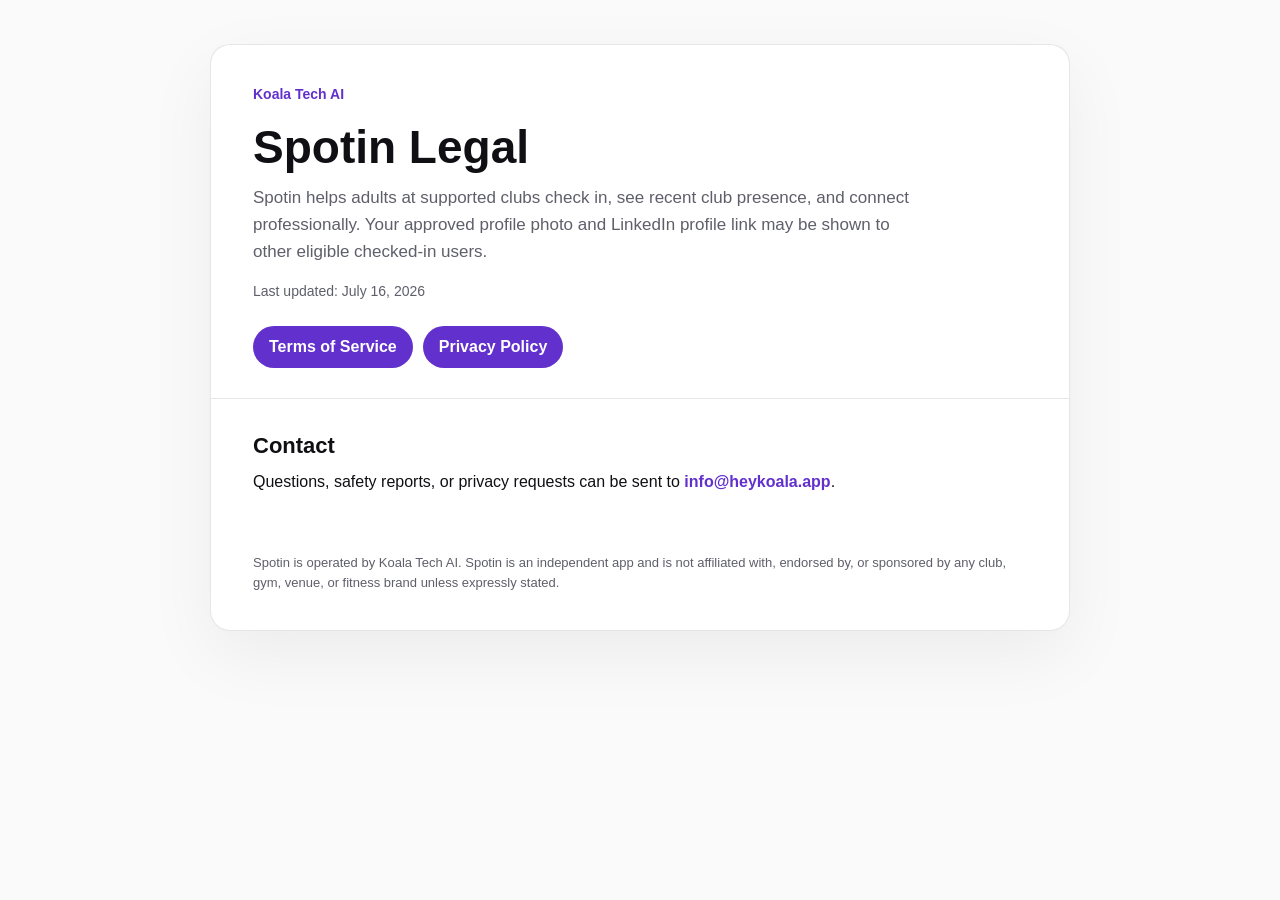
<file: herenow/index.html>
<!doctype html>
<html lang="en">
  <head>
    <meta charset="utf-8">
    <meta name="viewport" content="width=device-width, initial-scale=1">
    <title>Spotin Legal</title>
    <meta name="description" content="Terms of Service and Privacy Policy for Spotin by Koala Tech AI.">
    <link rel="stylesheet" href="./styles.css">
  </head>
  <body>
    <div class="page">
      <div class="shell">
        <header>
          <div class="brand">Koala Tech AI</div>
          <h1>Spotin Legal</h1>
          <p class="lede">Spotin helps adults at supported clubs check in, see recent club presence, and connect professionally. Your approved profile photo and LinkedIn profile link may be shown to other eligible checked-in users.</p>
          <p class="meta">Last updated: July 16, 2026</p>
          <nav class="nav" aria-label="Legal pages">
            <a href="./terms/">Terms of Service</a>
            <a href="./privacy/">Privacy Policy</a>
          </nav>
        </header>
        <main>
          <h2>Contact</h2>
          <p>Questions, safety reports, or privacy requests can be sent to <a href="mailto:info@heykoala.app">info@heykoala.app</a>.</p>
        </main>
        <footer>
          Spotin is operated by Koala Tech AI. Spotin is an independent app and is not affiliated with, endorsed by, or sponsored by any club, gym, venue, or fitness brand unless expressly stated.
        </footer>
      </div>
    </div>
  </body>
</html>
</file>
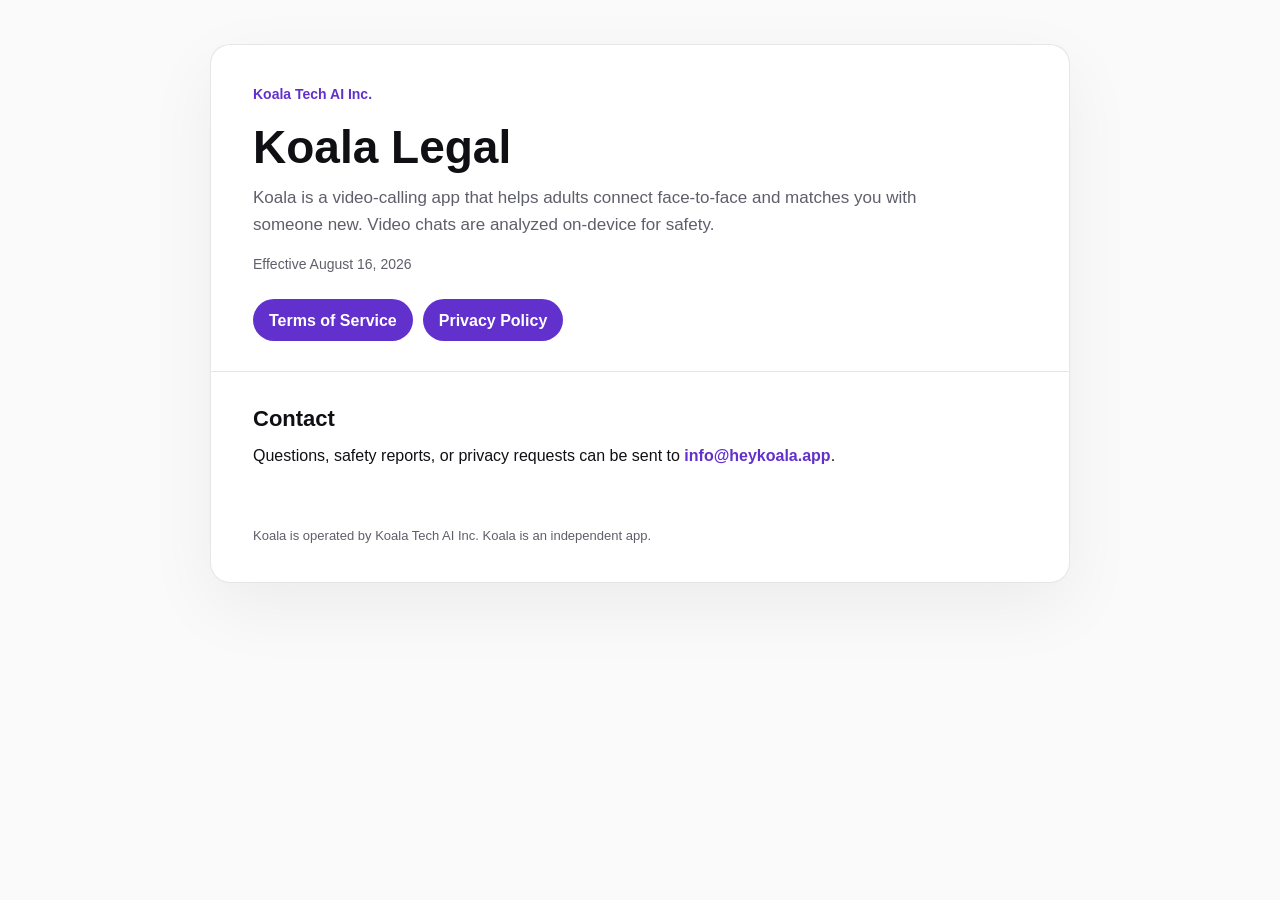
<file: koalavideo/index.html>
<!doctype html>
<html lang="en">
  <head>
    <meta charset="utf-8">
    <meta name="viewport" content="width=device-width, initial-scale=1">
    <title>Koala Legal</title>
    <meta name="description" content="Terms of Service and Privacy Policy for Koala by Koala Tech AI Inc.">
    <link rel="stylesheet" href="./styles.css">
  </head>
  <body>
    <div class="page">
      <div class="shell">
        <header>
          <div class="brand">Koala Tech AI Inc.</div>
          <h1>Koala Legal</h1>
          <p class="lede">Koala is a video-calling app that helps adults connect face-to-face and matches you with someone new. Video chats are analyzed on-device for safety.</p>
          <p class="meta">Effective August 16, 2026</p>
          <nav class="nav" aria-label="Legal pages">
            <a href="./terms/">Terms of Service</a>
            <a href="./privacy/">Privacy Policy</a>
          </nav>
        </header>
        <main>
          <h2>Contact</h2>
          <p>Questions, safety reports, or privacy requests can be sent to <a href="mailto:info@heykoala.app">info@heykoala.app</a>.</p>
        </main>
        <footer>
          Koala is operated by Koala Tech AI Inc. Koala is an independent app.
        </footer>
      </div>
    </div>
  </body>
</html>
</file>
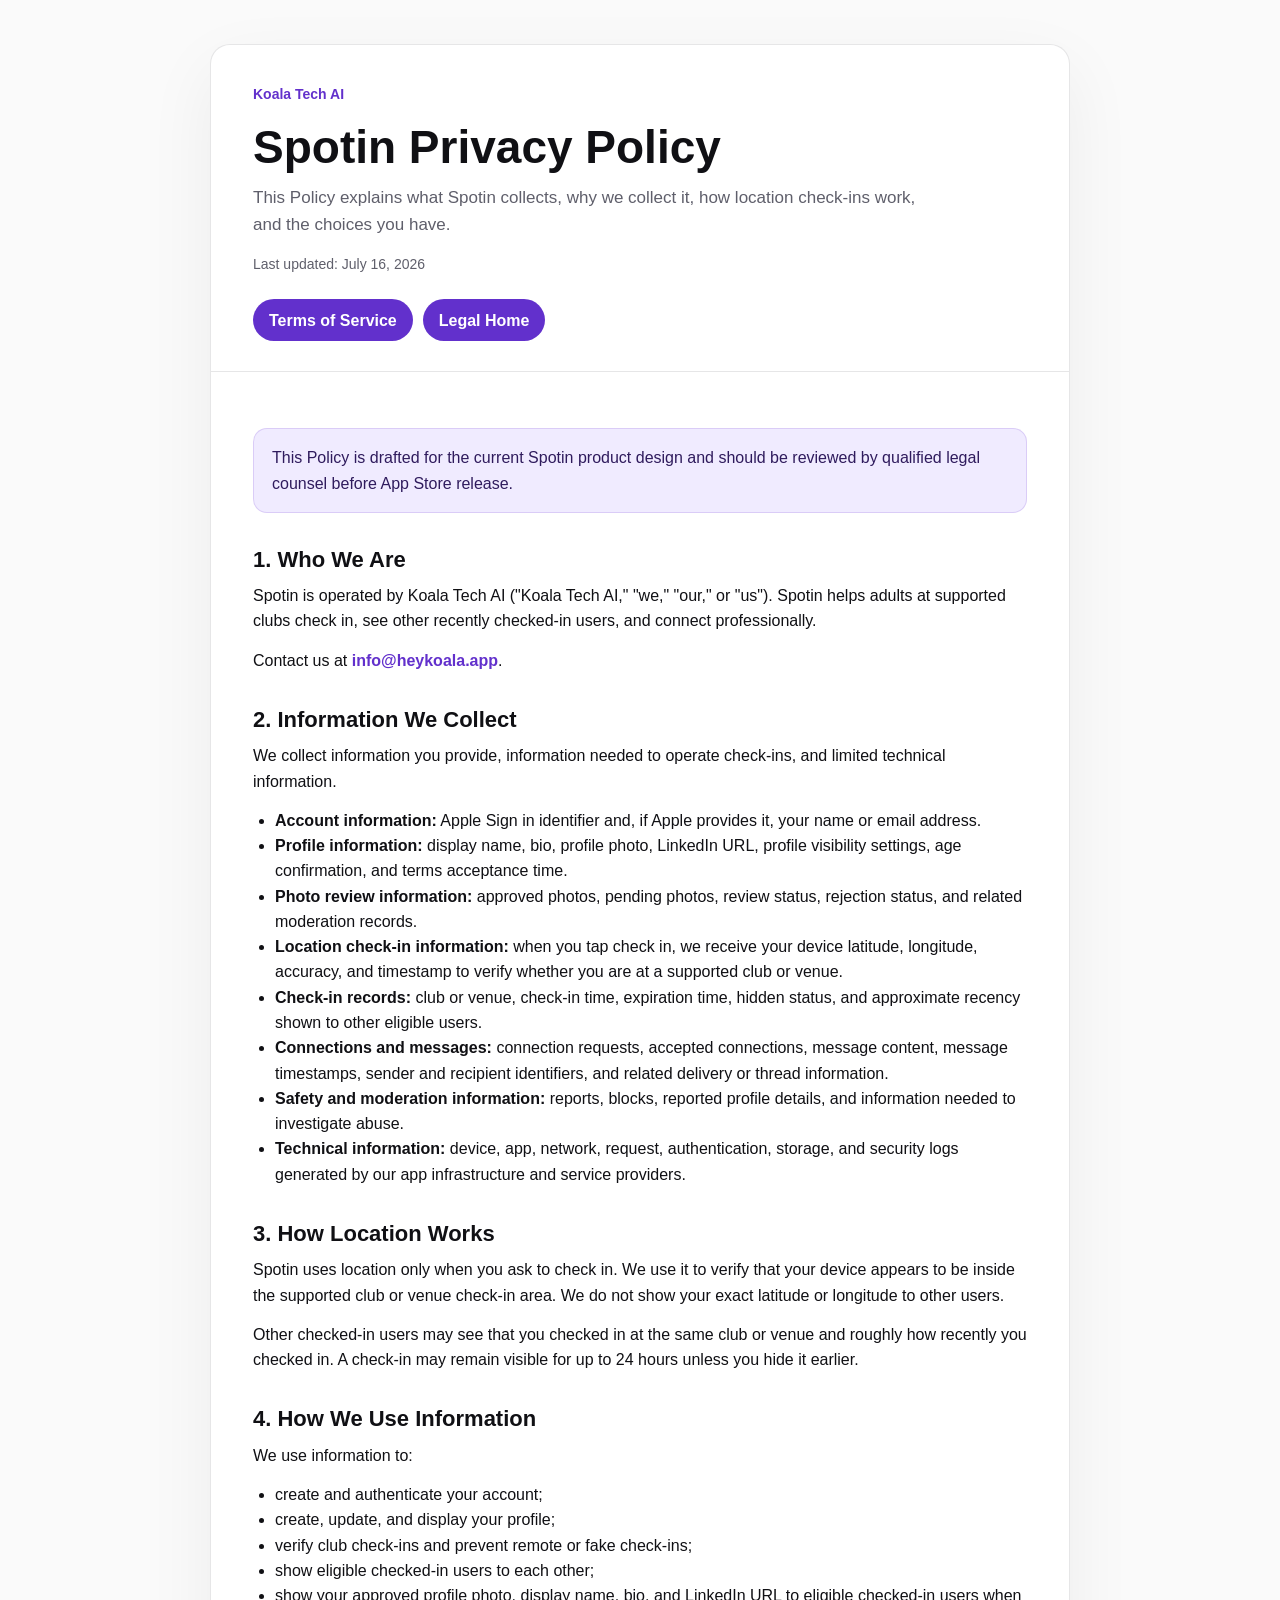
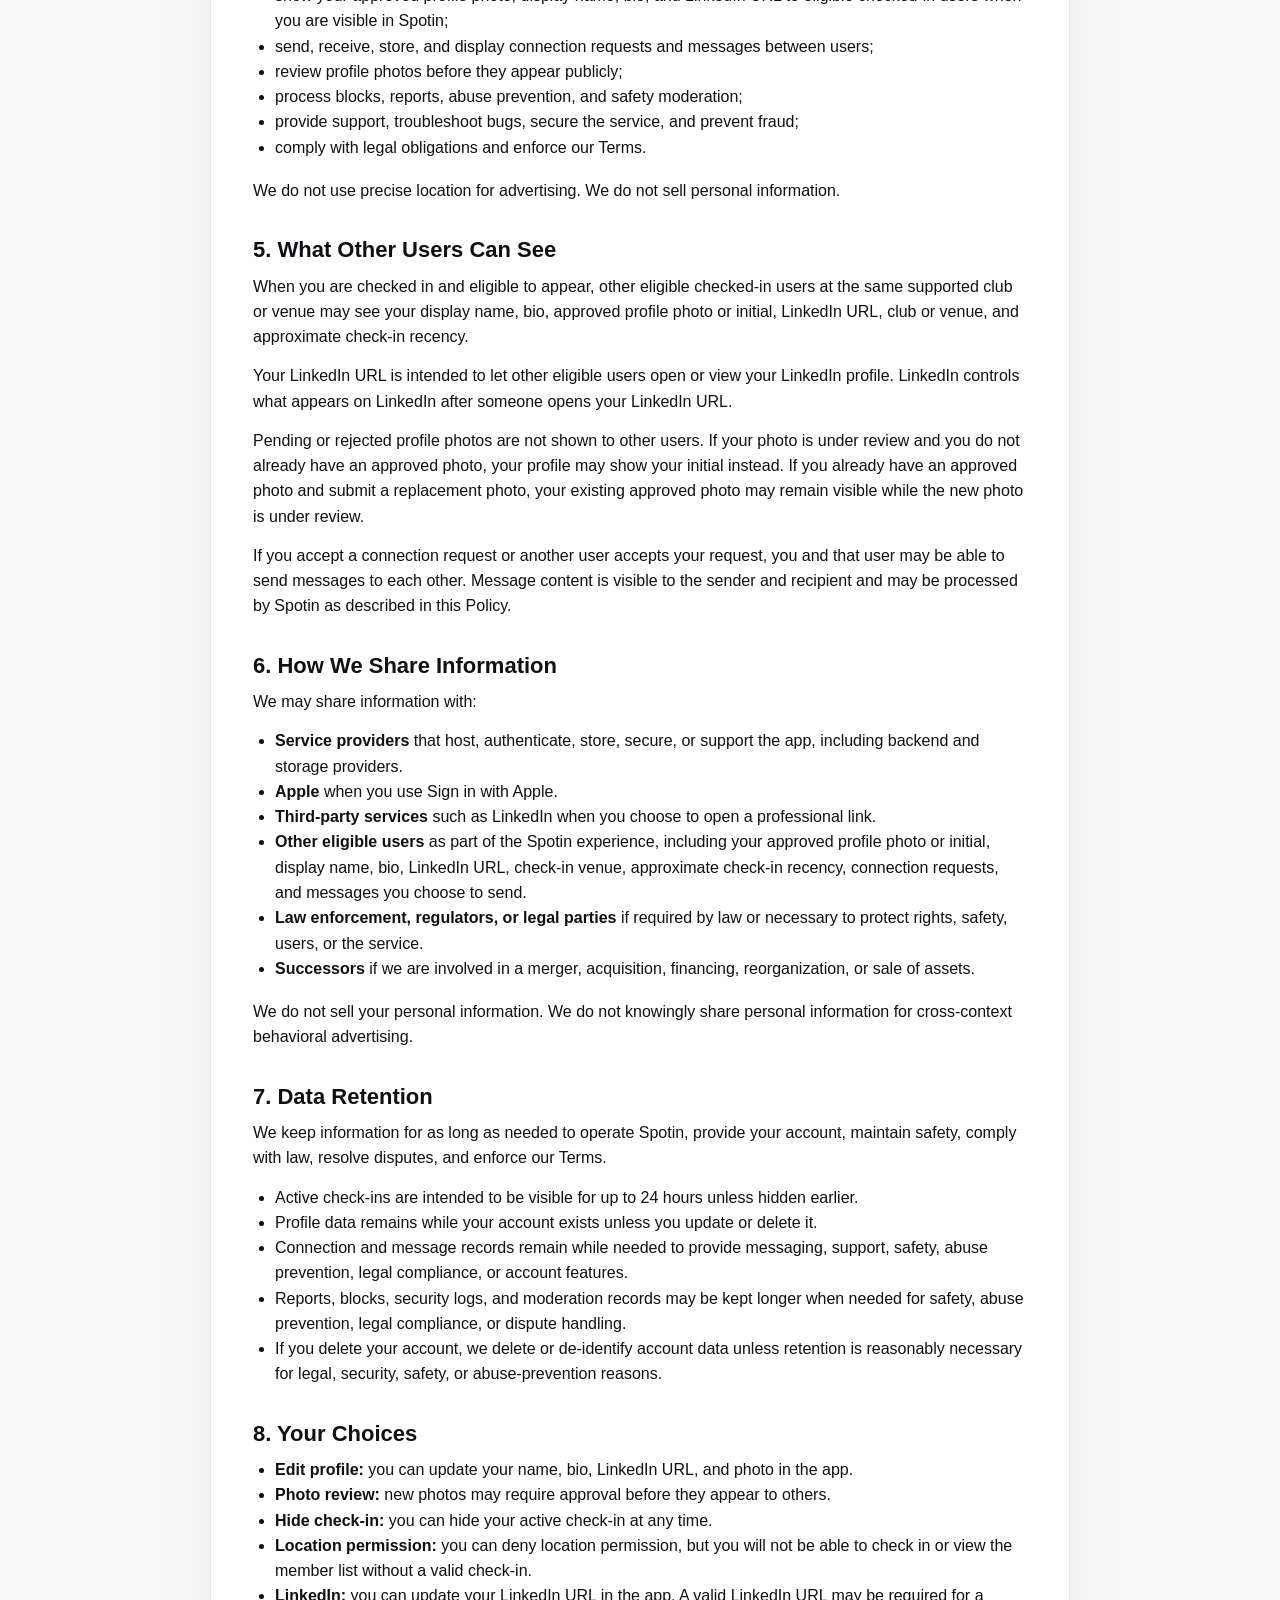
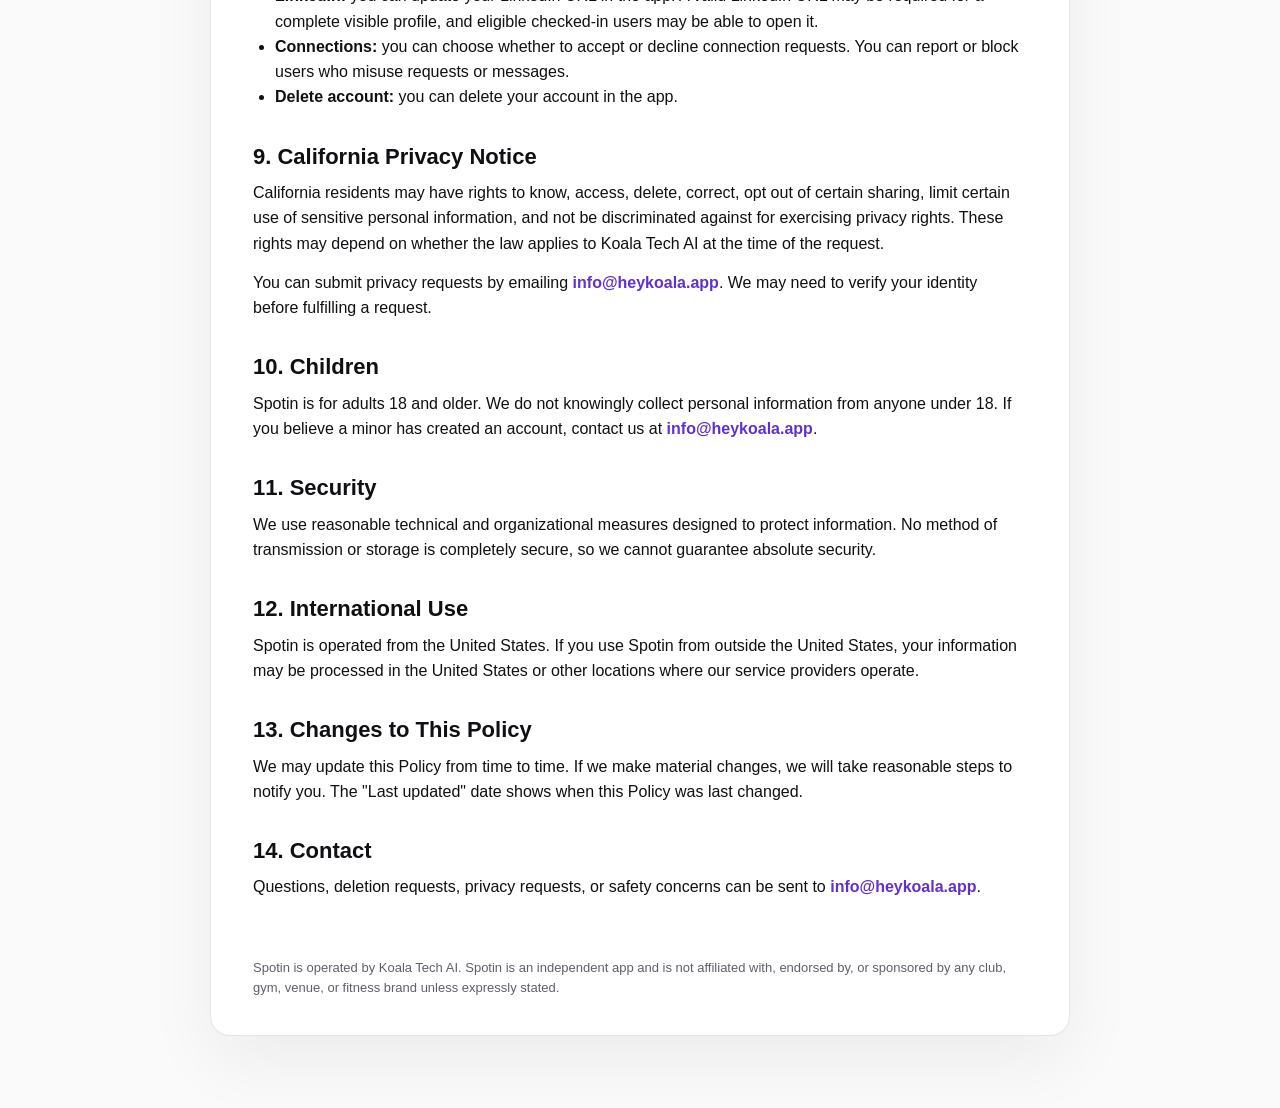
<file: herenow/privacy/index.html>
<!doctype html>
<html lang="en">
  <head>
    <meta charset="utf-8">
    <meta name="viewport" content="width=device-width, initial-scale=1">
    <title>Spotin Privacy Policy</title>
    <meta name="description" content="Privacy Policy for Spotin by Koala Tech AI.">
    <link rel="stylesheet" href="../styles.css">
  </head>
  <body>
    <div class="page">
      <div class="shell">
        <header>
          <div class="brand">Koala Tech AI</div>
          <h1>Spotin Privacy Policy</h1>
          <p class="lede">This Policy explains what Spotin collects, why we collect it, how location check-ins work, and the choices you have.</p>
          <p class="meta">Last updated: July 16, 2026</p>
          <nav class="nav" aria-label="Legal pages">
            <a href="../terms/">Terms of Service</a>
            <a href="../">Legal Home</a>
          </nav>
        </header>

        <main>
          <div class="notice">
            This Policy is drafted for the current Spotin product design and should be reviewed by qualified legal counsel before App Store release.
          </div>

          <h2>1. Who We Are</h2>
          <p>Spotin is operated by Koala Tech AI ("Koala Tech AI," "we," "our," or "us"). Spotin helps adults at supported clubs check in, see other recently checked-in users, and connect professionally.</p>
          <p>Contact us at <a href="mailto:info@heykoala.app">info@heykoala.app</a>.</p>

          <h2>2. Information We Collect</h2>
          <p>We collect information you provide, information needed to operate check-ins, and limited technical information.</p>
          <ul>
            <li><strong>Account information:</strong> Apple Sign in identifier and, if Apple provides it, your name or email address.</li>
            <li><strong>Profile information:</strong> display name, bio, profile photo, LinkedIn URL, profile visibility settings, age confirmation, and terms acceptance time.</li>
            <li><strong>Photo review information:</strong> approved photos, pending photos, review status, rejection status, and related moderation records.</li>
            <li><strong>Location check-in information:</strong> when you tap check in, we receive your device latitude, longitude, accuracy, and timestamp to verify whether you are at a supported club or venue.</li>
            <li><strong>Check-in records:</strong> club or venue, check-in time, expiration time, hidden status, and approximate recency shown to other eligible users.</li>
            <li><strong>Connections and messages:</strong> connection requests, accepted connections, message content, message timestamps, sender and recipient identifiers, and related delivery or thread information.</li>
            <li><strong>Safety and moderation information:</strong> reports, blocks, reported profile details, and information needed to investigate abuse.</li>
            <li><strong>Technical information:</strong> device, app, network, request, authentication, storage, and security logs generated by our app infrastructure and service providers.</li>
          </ul>

          <h2>3. How Location Works</h2>
          <p>Spotin uses location only when you ask to check in. We use it to verify that your device appears to be inside the supported club or venue check-in area. We do not show your exact latitude or longitude to other users.</p>
          <p>Other checked-in users may see that you checked in at the same club or venue and roughly how recently you checked in. A check-in may remain visible for up to 24 hours unless you hide it earlier.</p>

          <h2>4. How We Use Information</h2>
          <p>We use information to:</p>
          <ul>
            <li>create and authenticate your account;</li>
            <li>create, update, and display your profile;</li>
            <li>verify club check-ins and prevent remote or fake check-ins;</li>
            <li>show eligible checked-in users to each other;</li>
            <li>show your approved profile photo, display name, bio, and LinkedIn URL to eligible checked-in users when you are visible in Spotin;</li>
            <li>send, receive, store, and display connection requests and messages between users;</li>
            <li>review profile photos before they appear publicly;</li>
            <li>process blocks, reports, abuse prevention, and safety moderation;</li>
            <li>provide support, troubleshoot bugs, secure the service, and prevent fraud;</li>
            <li>comply with legal obligations and enforce our Terms.</li>
          </ul>
          <p>We do not use precise location for advertising. We do not sell personal information.</p>

          <h2>5. What Other Users Can See</h2>
          <p>When you are checked in and eligible to appear, other eligible checked-in users at the same supported club or venue may see your display name, bio, approved profile photo or initial, LinkedIn URL, club or venue, and approximate check-in recency.</p>
          <p>Your LinkedIn URL is intended to let other eligible users open or view your LinkedIn profile. LinkedIn controls what appears on LinkedIn after someone opens your LinkedIn URL.</p>
          <p>Pending or rejected profile photos are not shown to other users. If your photo is under review and you do not already have an approved photo, your profile may show your initial instead. If you already have an approved photo and submit a replacement photo, your existing approved photo may remain visible while the new photo is under review.</p>
          <p>If you accept a connection request or another user accepts your request, you and that user may be able to send messages to each other. Message content is visible to the sender and recipient and may be processed by Spotin as described in this Policy.</p>

          <h2>6. How We Share Information</h2>
          <p>We may share information with:</p>
          <ul>
            <li><strong>Service providers</strong> that host, authenticate, store, secure, or support the app, including backend and storage providers.</li>
            <li><strong>Apple</strong> when you use Sign in with Apple.</li>
            <li><strong>Third-party services</strong> such as LinkedIn when you choose to open a professional link.</li>
            <li><strong>Other eligible users</strong> as part of the Spotin experience, including your approved profile photo or initial, display name, bio, LinkedIn URL, check-in venue, approximate check-in recency, connection requests, and messages you choose to send.</li>
            <li><strong>Law enforcement, regulators, or legal parties</strong> if required by law or necessary to protect rights, safety, users, or the service.</li>
            <li><strong>Successors</strong> if we are involved in a merger, acquisition, financing, reorganization, or sale of assets.</li>
          </ul>
          <p>We do not sell your personal information. We do not knowingly share personal information for cross-context behavioral advertising.</p>

          <h2>7. Data Retention</h2>
          <p>We keep information for as long as needed to operate Spotin, provide your account, maintain safety, comply with law, resolve disputes, and enforce our Terms.</p>
          <ul>
            <li>Active check-ins are intended to be visible for up to 24 hours unless hidden earlier.</li>
            <li>Profile data remains while your account exists unless you update or delete it.</li>
            <li>Connection and message records remain while needed to provide messaging, support, safety, abuse prevention, legal compliance, or account features.</li>
            <li>Reports, blocks, security logs, and moderation records may be kept longer when needed for safety, abuse prevention, legal compliance, or dispute handling.</li>
            <li>If you delete your account, we delete or de-identify account data unless retention is reasonably necessary for legal, security, safety, or abuse-prevention reasons.</li>
          </ul>

          <h2>8. Your Choices</h2>
          <ul>
            <li><strong>Edit profile:</strong> you can update your name, bio, LinkedIn URL, and photo in the app.</li>
            <li><strong>Photo review:</strong> new photos may require approval before they appear to others.</li>
            <li><strong>Hide check-in:</strong> you can hide your active check-in at any time.</li>
            <li><strong>Location permission:</strong> you can deny location permission, but you will not be able to check in or view the member list without a valid check-in.</li>
            <li><strong>LinkedIn:</strong> you can update your LinkedIn URL in the app. A valid LinkedIn URL may be required for a complete visible profile, and eligible checked-in users may be able to open it.</li>
            <li><strong>Connections:</strong> you can choose whether to accept or decline connection requests. You can report or block users who misuse requests or messages.</li>
            <li><strong>Delete account:</strong> you can delete your account in the app.</li>
          </ul>

          <h2>9. California Privacy Notice</h2>
          <p>California residents may have rights to know, access, delete, correct, opt out of certain sharing, limit certain use of sensitive personal information, and not be discriminated against for exercising privacy rights. These rights may depend on whether the law applies to Koala Tech AI at the time of the request.</p>
          <p>You can submit privacy requests by emailing <a href="mailto:info@heykoala.app">info@heykoala.app</a>. We may need to verify your identity before fulfilling a request.</p>

          <h2>10. Children</h2>
          <p>Spotin is for adults 18 and older. We do not knowingly collect personal information from anyone under 18. If you believe a minor has created an account, contact us at <a href="mailto:info@heykoala.app">info@heykoala.app</a>.</p>

          <h2>11. Security</h2>
          <p>We use reasonable technical and organizational measures designed to protect information. No method of transmission or storage is completely secure, so we cannot guarantee absolute security.</p>

          <h2>12. International Use</h2>
          <p>Spotin is operated from the United States. If you use Spotin from outside the United States, your information may be processed in the United States or other locations where our service providers operate.</p>

          <h2>13. Changes to This Policy</h2>
          <p>We may update this Policy from time to time. If we make material changes, we will take reasonable steps to notify you. The "Last updated" date shows when this Policy was last changed.</p>

          <h2>14. Contact</h2>
          <p>Questions, deletion requests, privacy requests, or safety concerns can be sent to <a href="mailto:info@heykoala.app">info@heykoala.app</a>.</p>
        </main>

        <footer>
          Spotin is operated by Koala Tech AI. Spotin is an independent app and is not affiliated with, endorsed by, or sponsored by any club, gym, venue, or fitness brand unless expressly stated.
        </footer>
      </div>
    </div>
  </body>
</html>
</file>
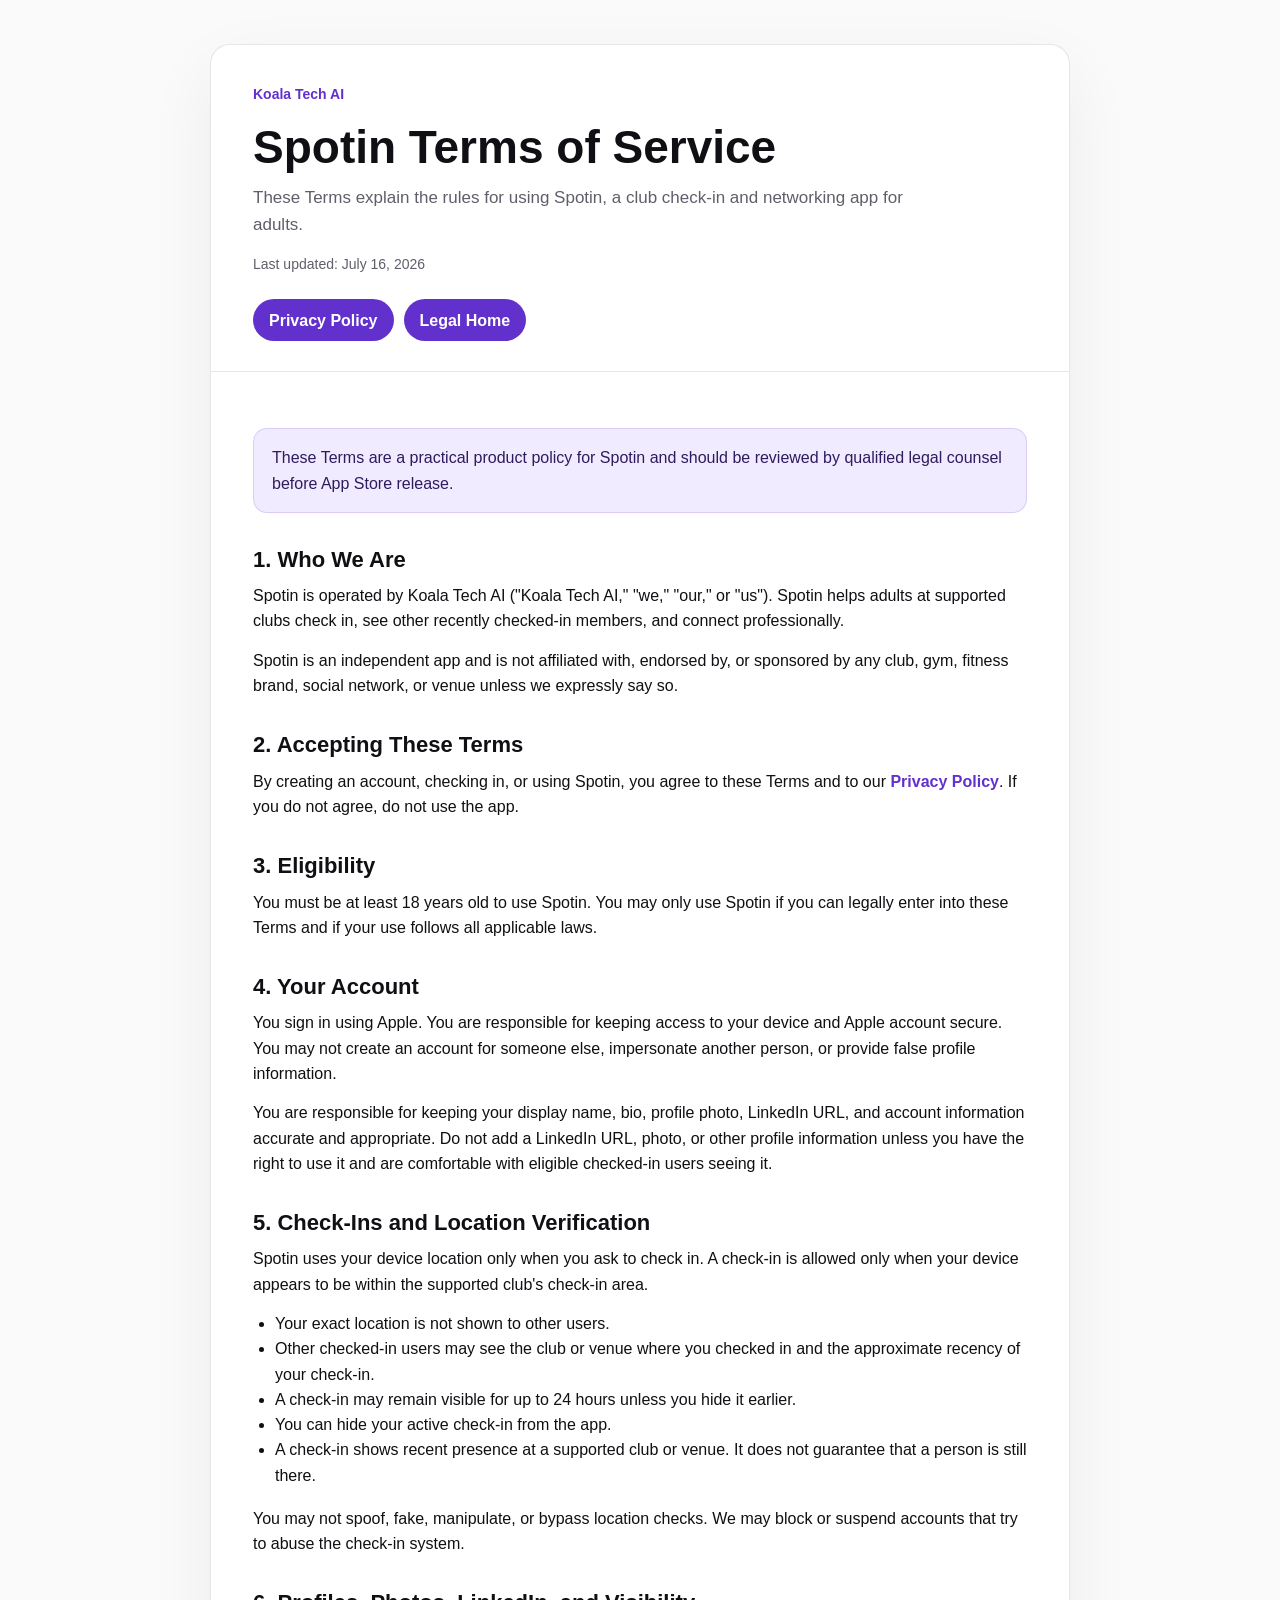
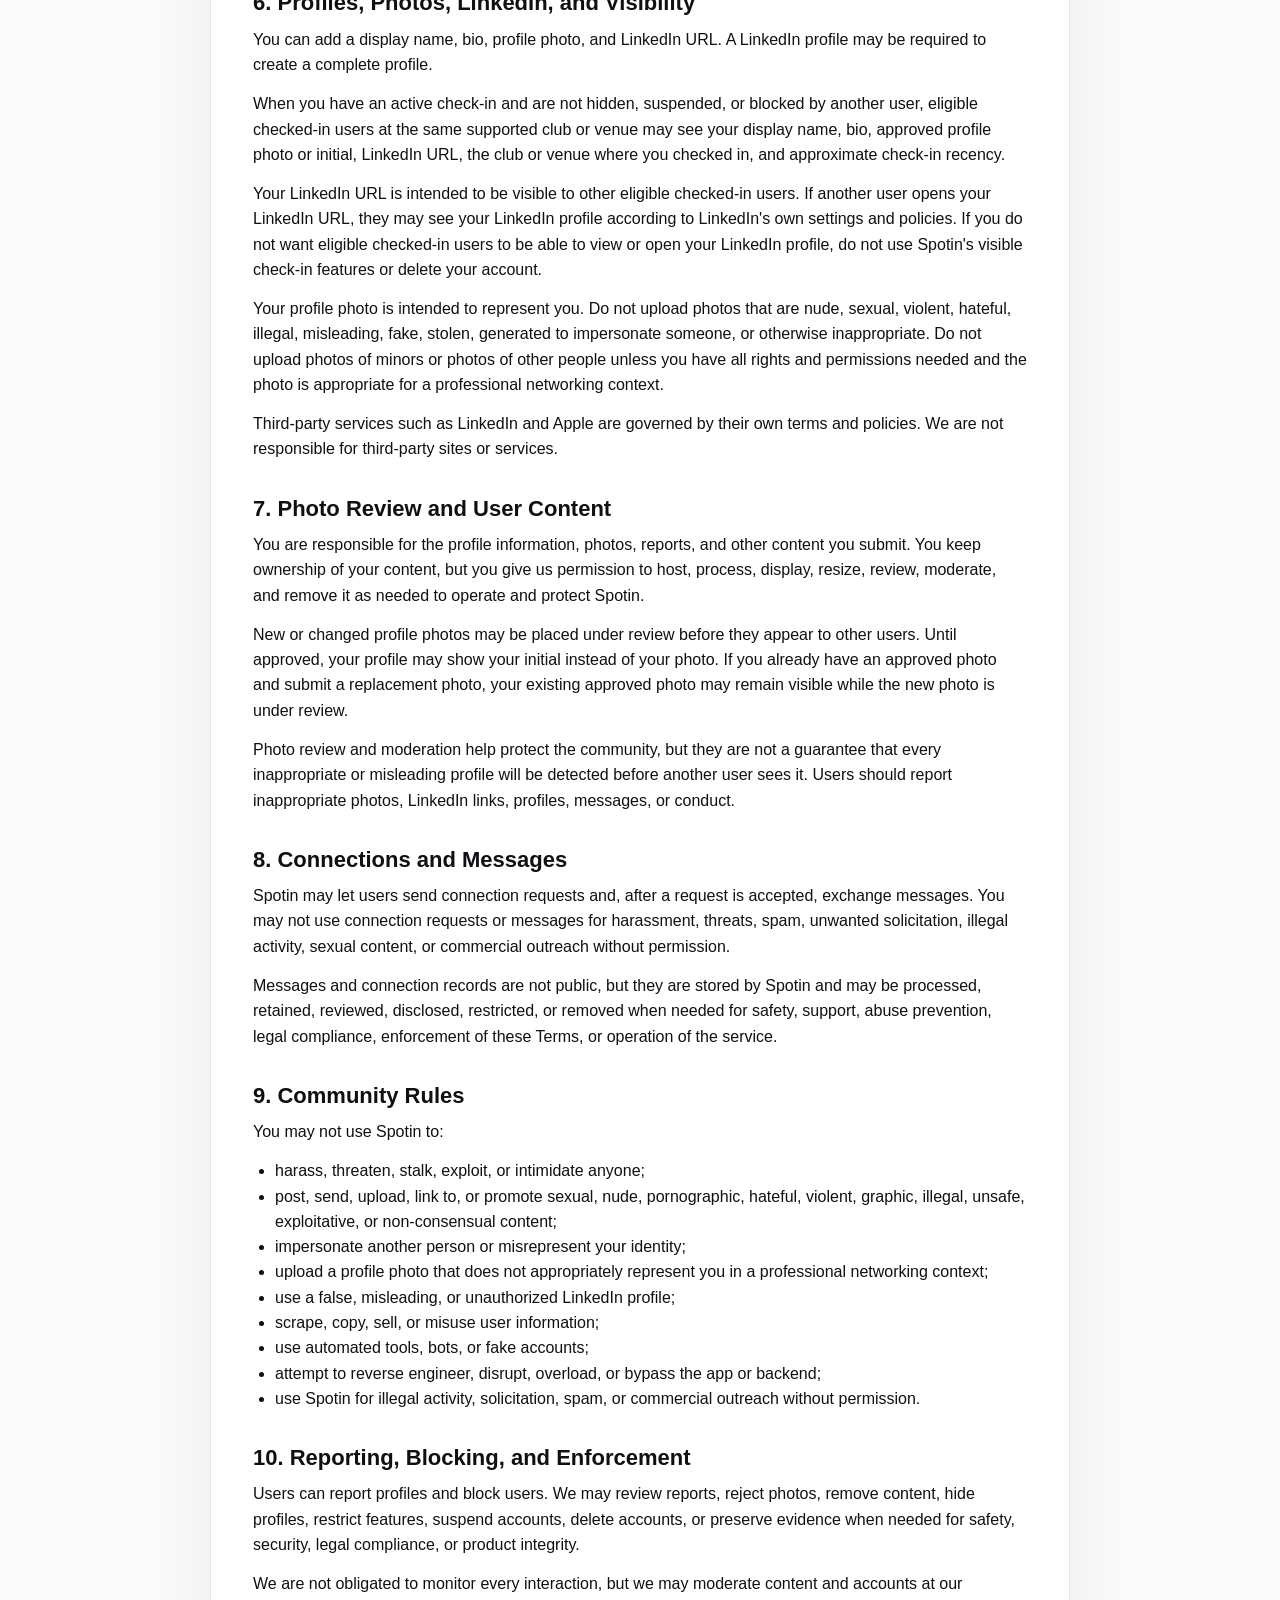
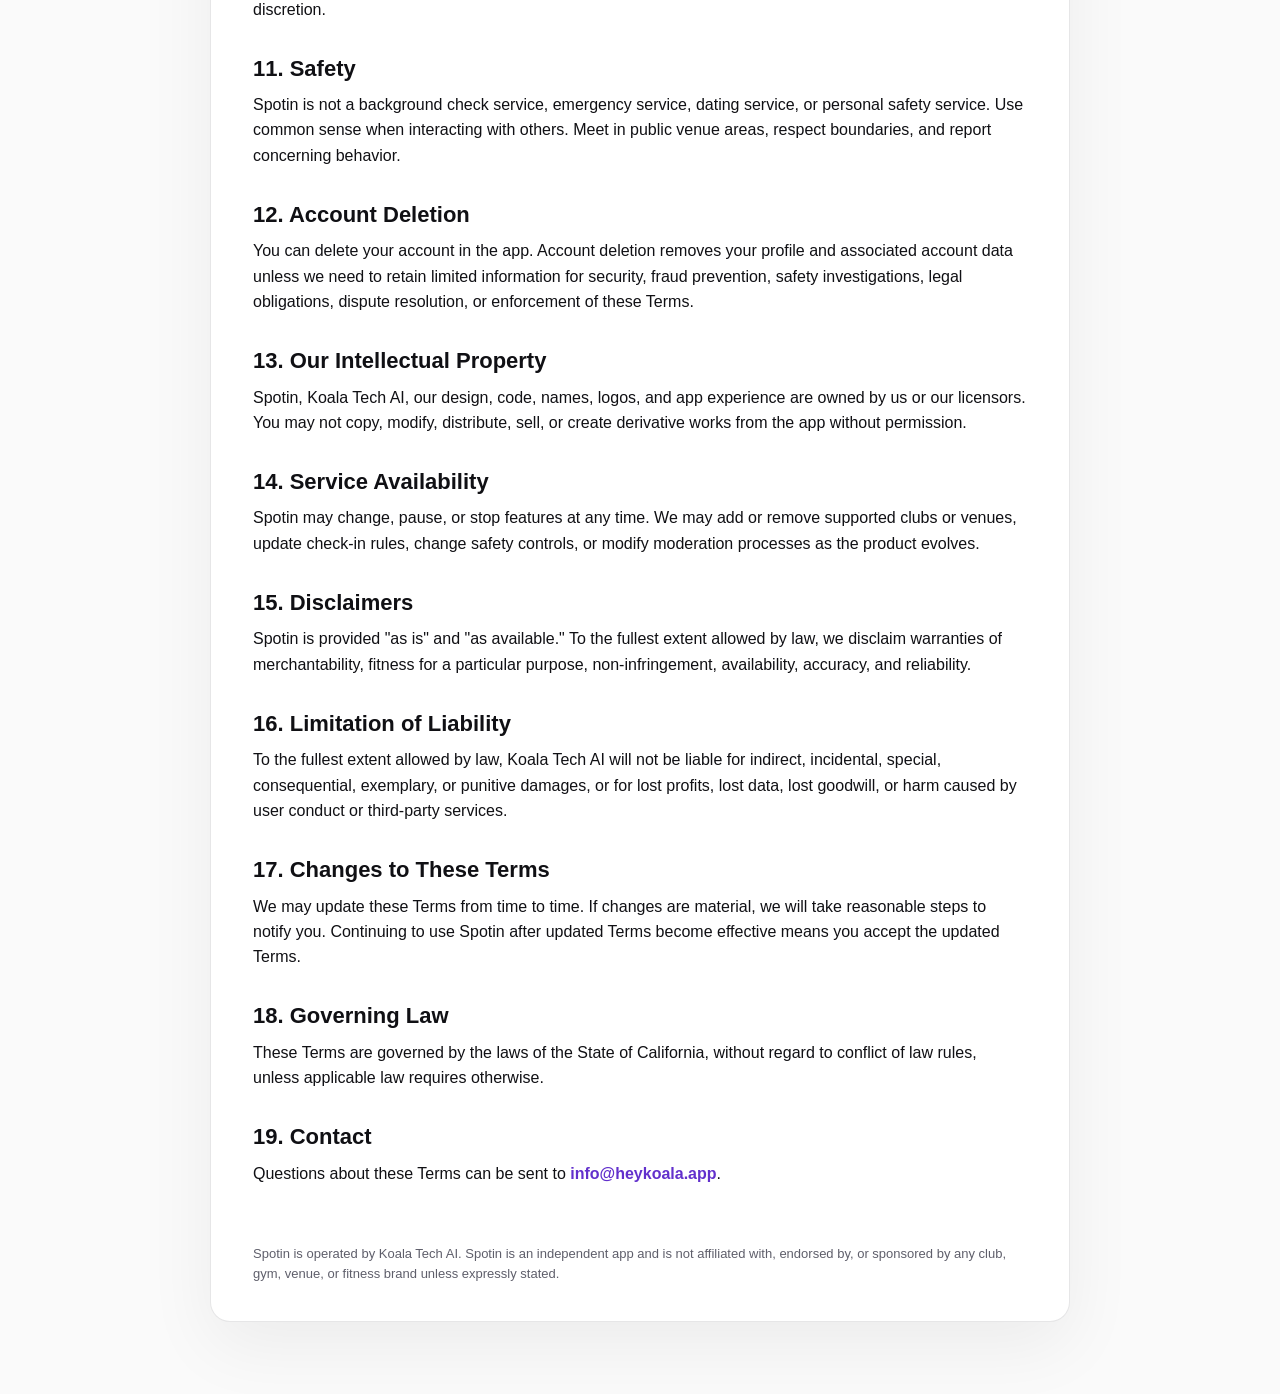
<file: herenow/terms/index.html>
<!doctype html>
<html lang="en">
  <head>
    <meta charset="utf-8">
    <meta name="viewport" content="width=device-width, initial-scale=1">
    <title>Spotin Terms of Service</title>
    <meta name="description" content="Terms of Service for Spotin by Koala Tech AI.">
    <link rel="stylesheet" href="../styles.css">
  </head>
  <body>
    <div class="page">
      <div class="shell">
        <header>
          <div class="brand">Koala Tech AI</div>
          <h1>Spotin Terms of Service</h1>
          <p class="lede">These Terms explain the rules for using Spotin, a club check-in and networking app for adults.</p>
          <p class="meta">Last updated: July 16, 2026</p>
          <nav class="nav" aria-label="Legal pages">
            <a href="../privacy/">Privacy Policy</a>
            <a href="../">Legal Home</a>
          </nav>
        </header>

        <main>
          <div class="notice">
            These Terms are a practical product policy for Spotin and should be reviewed by qualified legal counsel before App Store release.
          </div>

          <h2>1. Who We Are</h2>
          <p>Spotin is operated by Koala Tech AI ("Koala Tech AI," "we," "our," or "us"). Spotin helps adults at supported clubs check in, see other recently checked-in members, and connect professionally.</p>
          <p>Spotin is an independent app and is not affiliated with, endorsed by, or sponsored by any club, gym, fitness brand, social network, or venue unless we expressly say so.</p>

          <h2>2. Accepting These Terms</h2>
          <p>By creating an account, checking in, or using Spotin, you agree to these Terms and to our <a href="../privacy/">Privacy Policy</a>. If you do not agree, do not use the app.</p>

          <h2>3. Eligibility</h2>
          <p>You must be at least 18 years old to use Spotin. You may only use Spotin if you can legally enter into these Terms and if your use follows all applicable laws.</p>

          <h2>4. Your Account</h2>
          <p>You sign in using Apple. You are responsible for keeping access to your device and Apple account secure. You may not create an account for someone else, impersonate another person, or provide false profile information.</p>
          <p>You are responsible for keeping your display name, bio, profile photo, LinkedIn URL, and account information accurate and appropriate. Do not add a LinkedIn URL, photo, or other profile information unless you have the right to use it and are comfortable with eligible checked-in users seeing it.</p>

          <h2>5. Check-Ins and Location Verification</h2>
          <p>Spotin uses your device location only when you ask to check in. A check-in is allowed only when your device appears to be within the supported club's check-in area.</p>
          <ul>
            <li>Your exact location is not shown to other users.</li>
            <li>Other checked-in users may see the club or venue where you checked in and the approximate recency of your check-in.</li>
            <li>A check-in may remain visible for up to 24 hours unless you hide it earlier.</li>
            <li>You can hide your active check-in from the app.</li>
            <li>A check-in shows recent presence at a supported club or venue. It does not guarantee that a person is still there.</li>
          </ul>
          <p>You may not spoof, fake, manipulate, or bypass location checks. We may block or suspend accounts that try to abuse the check-in system.</p>

          <h2>6. Profiles, Photos, LinkedIn, and Visibility</h2>
          <p>You can add a display name, bio, profile photo, and LinkedIn URL. A LinkedIn profile may be required to create a complete profile.</p>
          <p>When you have an active check-in and are not hidden, suspended, or blocked by another user, eligible checked-in users at the same supported club or venue may see your display name, bio, approved profile photo or initial, LinkedIn URL, the club or venue where you checked in, and approximate check-in recency.</p>
          <p>Your LinkedIn URL is intended to be visible to other eligible checked-in users. If another user opens your LinkedIn URL, they may see your LinkedIn profile according to LinkedIn's own settings and policies. If you do not want eligible checked-in users to be able to view or open your LinkedIn profile, do not use Spotin's visible check-in features or delete your account.</p>
          <p>Your profile photo is intended to represent you. Do not upload photos that are nude, sexual, violent, hateful, illegal, misleading, fake, stolen, generated to impersonate someone, or otherwise inappropriate. Do not upload photos of minors or photos of other people unless you have all rights and permissions needed and the photo is appropriate for a professional networking context.</p>
          <p>Third-party services such as LinkedIn and Apple are governed by their own terms and policies. We are not responsible for third-party sites or services.</p>

          <h2>7. Photo Review and User Content</h2>
          <p>You are responsible for the profile information, photos, reports, and other content you submit. You keep ownership of your content, but you give us permission to host, process, display, resize, review, moderate, and remove it as needed to operate and protect Spotin.</p>
          <p>New or changed profile photos may be placed under review before they appear to other users. Until approved, your profile may show your initial instead of your photo. If you already have an approved photo and submit a replacement photo, your existing approved photo may remain visible while the new photo is under review.</p>
          <p>Photo review and moderation help protect the community, but they are not a guarantee that every inappropriate or misleading profile will be detected before another user sees it. Users should report inappropriate photos, LinkedIn links, profiles, messages, or conduct.</p>

          <h2>8. Connections and Messages</h2>
          <p>Spotin may let users send connection requests and, after a request is accepted, exchange messages. You may not use connection requests or messages for harassment, threats, spam, unwanted solicitation, illegal activity, sexual content, or commercial outreach without permission.</p>
          <p>Messages and connection records are not public, but they are stored by Spotin and may be processed, retained, reviewed, disclosed, restricted, or removed when needed for safety, support, abuse prevention, legal compliance, enforcement of these Terms, or operation of the service.</p>

          <h2>9. Community Rules</h2>
          <p>You may not use Spotin to:</p>
          <ul>
            <li>harass, threaten, stalk, exploit, or intimidate anyone;</li>
            <li>post, send, upload, link to, or promote sexual, nude, pornographic, hateful, violent, graphic, illegal, unsafe, exploitative, or non-consensual content;</li>
            <li>impersonate another person or misrepresent your identity;</li>
            <li>upload a profile photo that does not appropriately represent you in a professional networking context;</li>
            <li>use a false, misleading, or unauthorized LinkedIn profile;</li>
            <li>scrape, copy, sell, or misuse user information;</li>
            <li>use automated tools, bots, or fake accounts;</li>
            <li>attempt to reverse engineer, disrupt, overload, or bypass the app or backend;</li>
            <li>use Spotin for illegal activity, solicitation, spam, or commercial outreach without permission.</li>
          </ul>

          <h2>10. Reporting, Blocking, and Enforcement</h2>
          <p>Users can report profiles and block users. We may review reports, reject photos, remove content, hide profiles, restrict features, suspend accounts, delete accounts, or preserve evidence when needed for safety, security, legal compliance, or product integrity.</p>
          <p>We are not obligated to monitor every interaction, but we may moderate content and accounts at our discretion.</p>

          <h2>11. Safety</h2>
          <p>Spotin is not a background check service, emergency service, dating service, or personal safety service. Use common sense when interacting with others. Meet in public venue areas, respect boundaries, and report concerning behavior.</p>

          <h2>12. Account Deletion</h2>
          <p>You can delete your account in the app. Account deletion removes your profile and associated account data unless we need to retain limited information for security, fraud prevention, safety investigations, legal obligations, dispute resolution, or enforcement of these Terms.</p>

          <h2>13. Our Intellectual Property</h2>
          <p>Spotin, Koala Tech AI, our design, code, names, logos, and app experience are owned by us or our licensors. You may not copy, modify, distribute, sell, or create derivative works from the app without permission.</p>

          <h2>14. Service Availability</h2>
          <p>Spotin may change, pause, or stop features at any time. We may add or remove supported clubs or venues, update check-in rules, change safety controls, or modify moderation processes as the product evolves.</p>

          <h2>15. Disclaimers</h2>
          <p>Spotin is provided "as is" and "as available." To the fullest extent allowed by law, we disclaim warranties of merchantability, fitness for a particular purpose, non-infringement, availability, accuracy, and reliability.</p>

          <h2>16. Limitation of Liability</h2>
          <p>To the fullest extent allowed by law, Koala Tech AI will not be liable for indirect, incidental, special, consequential, exemplary, or punitive damages, or for lost profits, lost data, lost goodwill, or harm caused by user conduct or third-party services.</p>

          <h2>17. Changes to These Terms</h2>
          <p>We may update these Terms from time to time. If changes are material, we will take reasonable steps to notify you. Continuing to use Spotin after updated Terms become effective means you accept the updated Terms.</p>

          <h2>18. Governing Law</h2>
          <p>These Terms are governed by the laws of the State of California, without regard to conflict of law rules, unless applicable law requires otherwise.</p>

          <h2>19. Contact</h2>
          <p>Questions about these Terms can be sent to <a href="mailto:info@heykoala.app">info@heykoala.app</a>.</p>
        </main>

        <footer>
          Spotin is operated by Koala Tech AI. Spotin is an independent app and is not affiliated with, endorsed by, or sponsored by any club, gym, venue, or fitness brand unless expressly stated.
        </footer>
      </div>
    </div>
  </body>
</html>
</file>
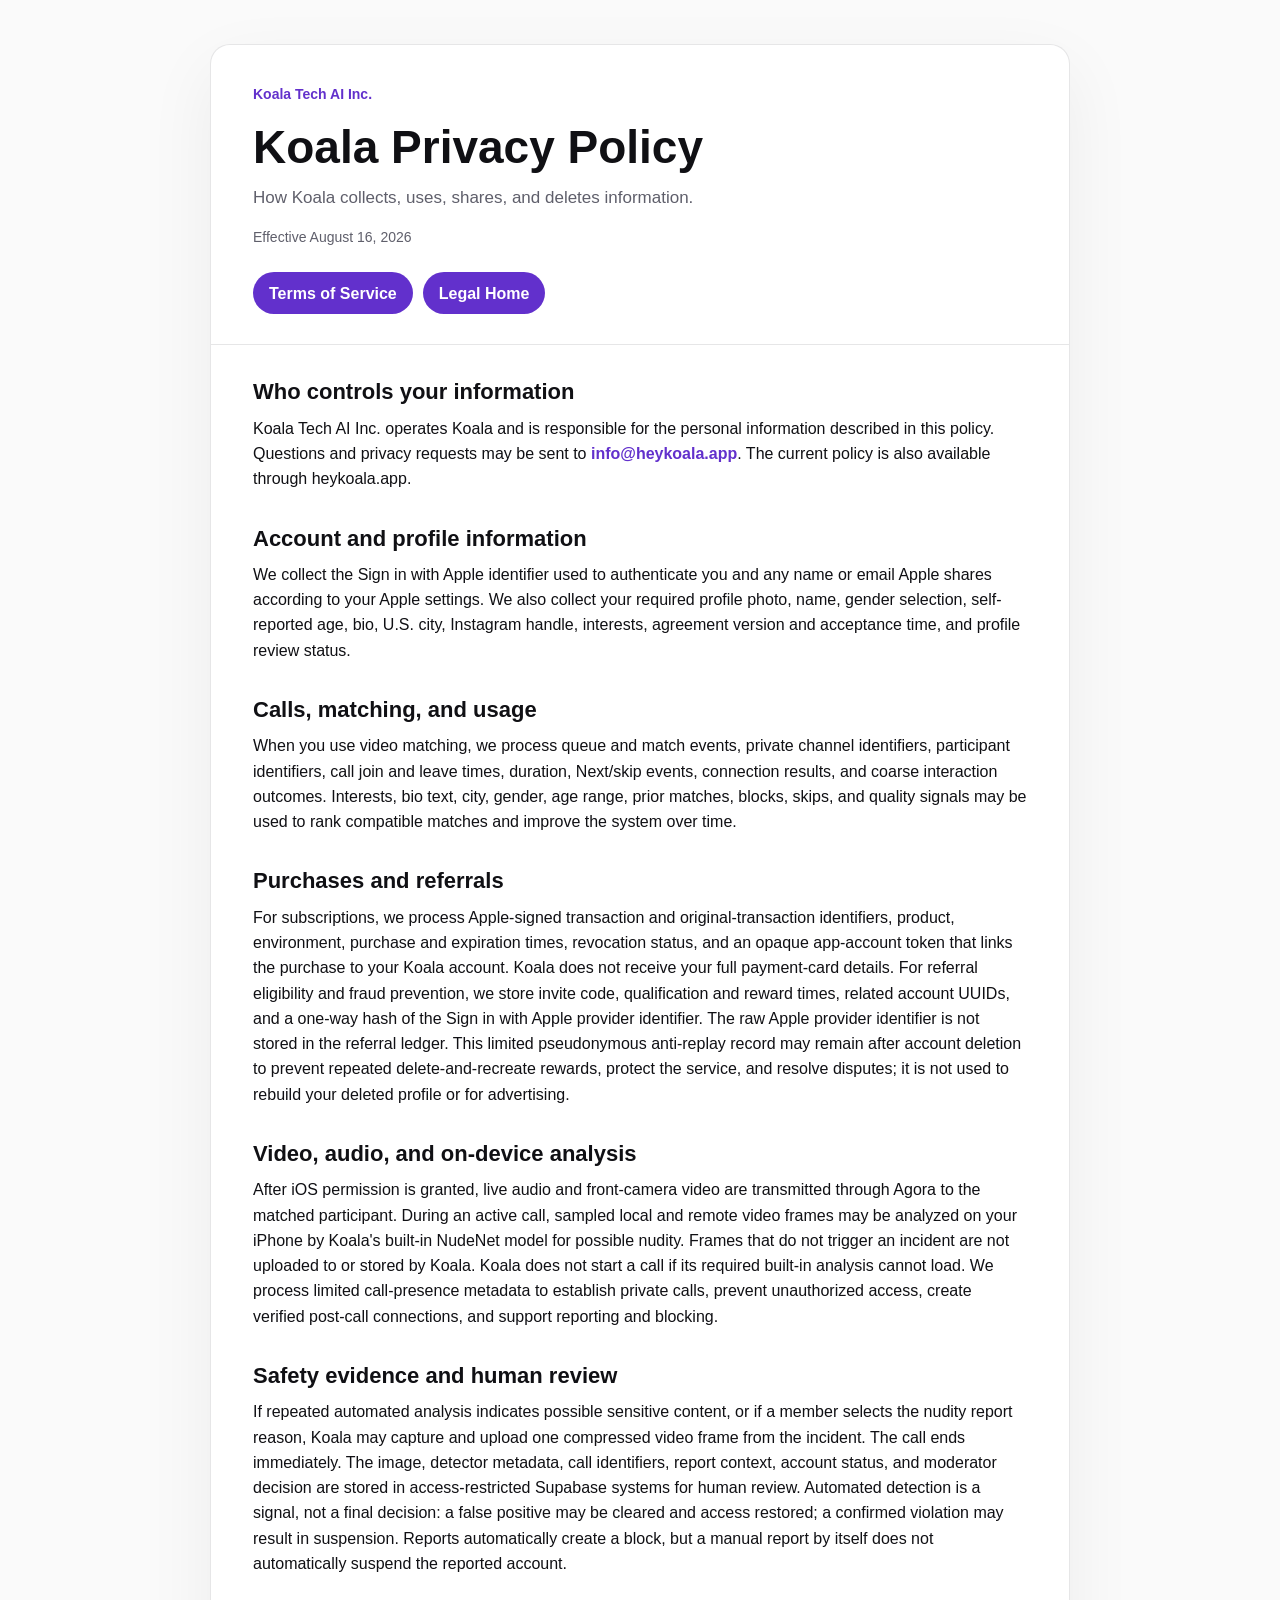
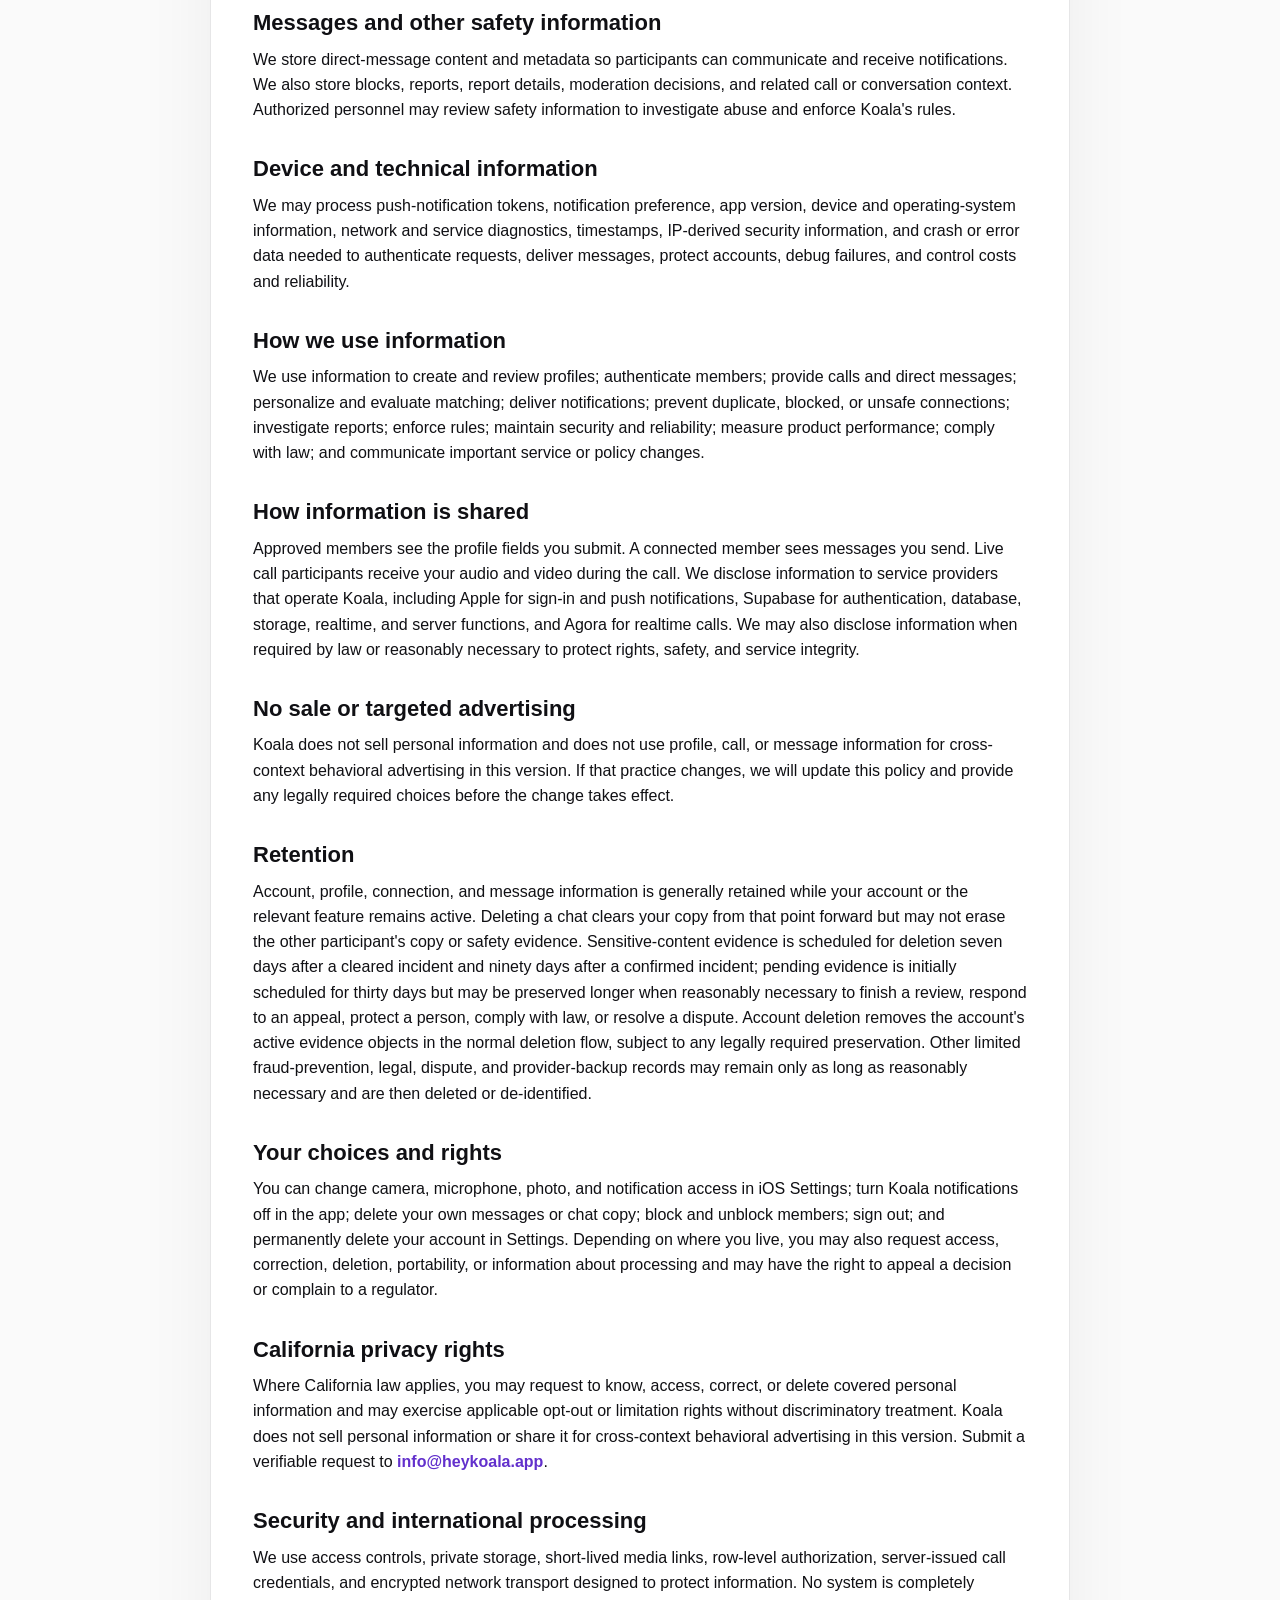
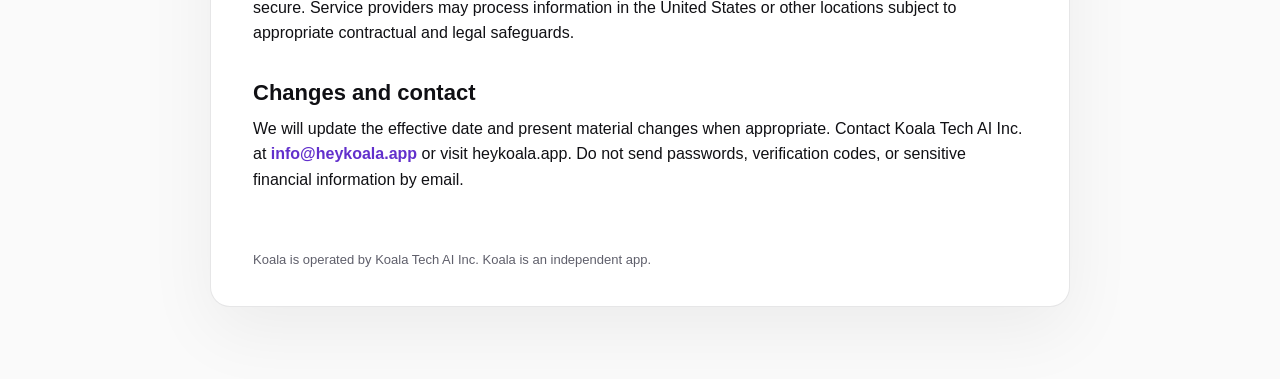
<file: koalavideo/privacy/index.html>
<!doctype html>
<html lang="en">
  <head>
    <meta charset="utf-8">
    <meta name="viewport" content="width=device-width, initial-scale=1">
    <title>Koala Privacy Policy</title>
    <meta name="description" content="Privacy Policy for Koala by Koala Tech AI Inc.">
    <link rel="stylesheet" href="../styles.css">
  </head>
  <body>
    <div class="page">
      <div class="shell">
        <header>
          <div class="brand">Koala Tech AI Inc.</div>
          <h1>Koala Privacy Policy</h1>
          <p class="lede">How Koala collects, uses, shares, and deletes information.</p>
          <p class="meta">Effective August 16, 2026</p>
          <nav class="nav" aria-label="Legal pages">
            <a href="../terms/">Terms of Service</a>
            <a href="../">Legal Home</a>
          </nav>
        </header>

        <main>
          <h2>Who controls your information</h2>
          <p>Koala Tech AI Inc. operates Koala and is responsible for the personal information described in this policy. Questions and privacy requests may be sent to <a href="mailto:info@heykoala.app">info@heykoala.app</a>. The current policy is also available through heykoala.app.</p>

          <h2>Account and profile information</h2>
          <p>We collect the Sign in with Apple identifier used to authenticate you and any name or email Apple shares according to your Apple settings. We also collect your required profile photo, name, gender selection, self-reported age, bio, U.S. city, Instagram handle, interests, agreement version and acceptance time, and profile review status.</p>

          <h2>Calls, matching, and usage</h2>
          <p>When you use video matching, we process queue and match events, private channel identifiers, participant identifiers, call join and leave times, duration, Next/skip events, connection results, and coarse interaction outcomes. Interests, bio text, city, gender, age range, prior matches, blocks, skips, and quality signals may be used to rank compatible matches and improve the system over time.</p>

          <h2>Purchases and referrals</h2>
          <p>For subscriptions, we process Apple-signed transaction and original-transaction identifiers, product, environment, purchase and expiration times, revocation status, and an opaque app-account token that links the purchase to your Koala account. Koala does not receive your full payment-card details. For referral eligibility and fraud prevention, we store invite code, qualification and reward times, related account UUIDs, and a one-way hash of the Sign in with Apple provider identifier. The raw Apple provider identifier is not stored in the referral ledger. This limited pseudonymous anti-replay record may remain after account deletion to prevent repeated delete-and-recreate rewards, protect the service, and resolve disputes; it is not used to rebuild your deleted profile or for advertising.</p>

          <h2>Video, audio, and on-device analysis</h2>
          <p>After iOS permission is granted, live audio and front-camera video are transmitted through Agora to the matched participant. During an active call, sampled local and remote video frames may be analyzed on your iPhone by Koala's built-in NudeNet model for possible nudity. Frames that do not trigger an incident are not uploaded to or stored by Koala. Koala does not start a call if its required built-in analysis cannot load. We process limited call-presence metadata to establish private calls, prevent unauthorized access, create verified post-call connections, and support reporting and blocking.</p>

          <h2>Safety evidence and human review</h2>
          <p>If repeated automated analysis indicates possible sensitive content, or if a member selects the nudity report reason, Koala may capture and upload one compressed video frame from the incident. The call ends immediately. The image, detector metadata, call identifiers, report context, account status, and moderator decision are stored in access-restricted Supabase systems for human review. Automated detection is a signal, not a final decision: a false positive may be cleared and access restored; a confirmed violation may result in suspension. Reports automatically create a block, but a manual report by itself does not automatically suspend the reported account.</p>

          <h2>Messages and other safety information</h2>
          <p>We store direct-message content and metadata so participants can communicate and receive notifications. We also store blocks, reports, report details, moderation decisions, and related call or conversation context. Authorized personnel may review safety information to investigate abuse and enforce Koala's rules.</p>

          <h2>Device and technical information</h2>
          <p>We may process push-notification tokens, notification preference, app version, device and operating-system information, network and service diagnostics, timestamps, IP-derived security information, and crash or error data needed to authenticate requests, deliver messages, protect accounts, debug failures, and control costs and reliability.</p>

          <h2>How we use information</h2>
          <p>We use information to create and review profiles; authenticate members; provide calls and direct messages; personalize and evaluate matching; deliver notifications; prevent duplicate, blocked, or unsafe connections; investigate reports; enforce rules; maintain security and reliability; measure product performance; comply with law; and communicate important service or policy changes.</p>

          <h2>How information is shared</h2>
          <p>Approved members see the profile fields you submit. A connected member sees messages you send. Live call participants receive your audio and video during the call. We disclose information to service providers that operate Koala, including Apple for sign-in and push notifications, Supabase for authentication, database, storage, realtime, and server functions, and Agora for realtime calls. We may also disclose information when required by law or reasonably necessary to protect rights, safety, and service integrity.</p>

          <h2>No sale or targeted advertising</h2>
          <p>Koala does not sell personal information and does not use profile, call, or message information for cross-context behavioral advertising in this version. If that practice changes, we will update this policy and provide any legally required choices before the change takes effect.</p>

          <h2>Retention</h2>
          <p>Account, profile, connection, and message information is generally retained while your account or the relevant feature remains active. Deleting a chat clears your copy from that point forward but may not erase the other participant's copy or safety evidence. Sensitive-content evidence is scheduled for deletion seven days after a cleared incident and ninety days after a confirmed incident; pending evidence is initially scheduled for thirty days but may be preserved longer when reasonably necessary to finish a review, respond to an appeal, protect a person, comply with law, or resolve a dispute. Account deletion removes the account's active evidence objects in the normal deletion flow, subject to any legally required preservation. Other limited fraud-prevention, legal, dispute, and provider-backup records may remain only as long as reasonably necessary and are then deleted or de-identified.</p>

          <h2>Your choices and rights</h2>
          <p>You can change camera, microphone, photo, and notification access in iOS Settings; turn Koala notifications off in the app; delete your own messages or chat copy; block and unblock members; sign out; and permanently delete your account in Settings. Depending on where you live, you may also request access, correction, deletion, portability, or information about processing and may have the right to appeal a decision or complain to a regulator.</p>

          <h2>California privacy rights</h2>
          <p>Where California law applies, you may request to know, access, correct, or delete covered personal information and may exercise applicable opt-out or limitation rights without discriminatory treatment. Koala does not sell personal information or share it for cross-context behavioral advertising in this version. Submit a verifiable request to <a href="mailto:info@heykoala.app">info@heykoala.app</a>.</p>

          <h2>Security and international processing</h2>
          <p>We use access controls, private storage, short-lived media links, row-level authorization, server-issued call credentials, and encrypted network transport designed to protect information. No system is completely secure. Service providers may process information in the United States or other locations subject to appropriate contractual and legal safeguards.</p>

          <h2>Changes and contact</h2>
          <p>We will update the effective date and present material changes when appropriate. Contact Koala Tech AI Inc. at <a href="mailto:info@heykoala.app">info@heykoala.app</a> or visit heykoala.app. Do not send passwords, verification codes, or sensitive financial information by email.</p>
        </main>

        <footer>
          Koala is operated by Koala Tech AI Inc. Koala is an independent app.
        </footer>
      </div>
    </div>
  </body>
</html>
</file>
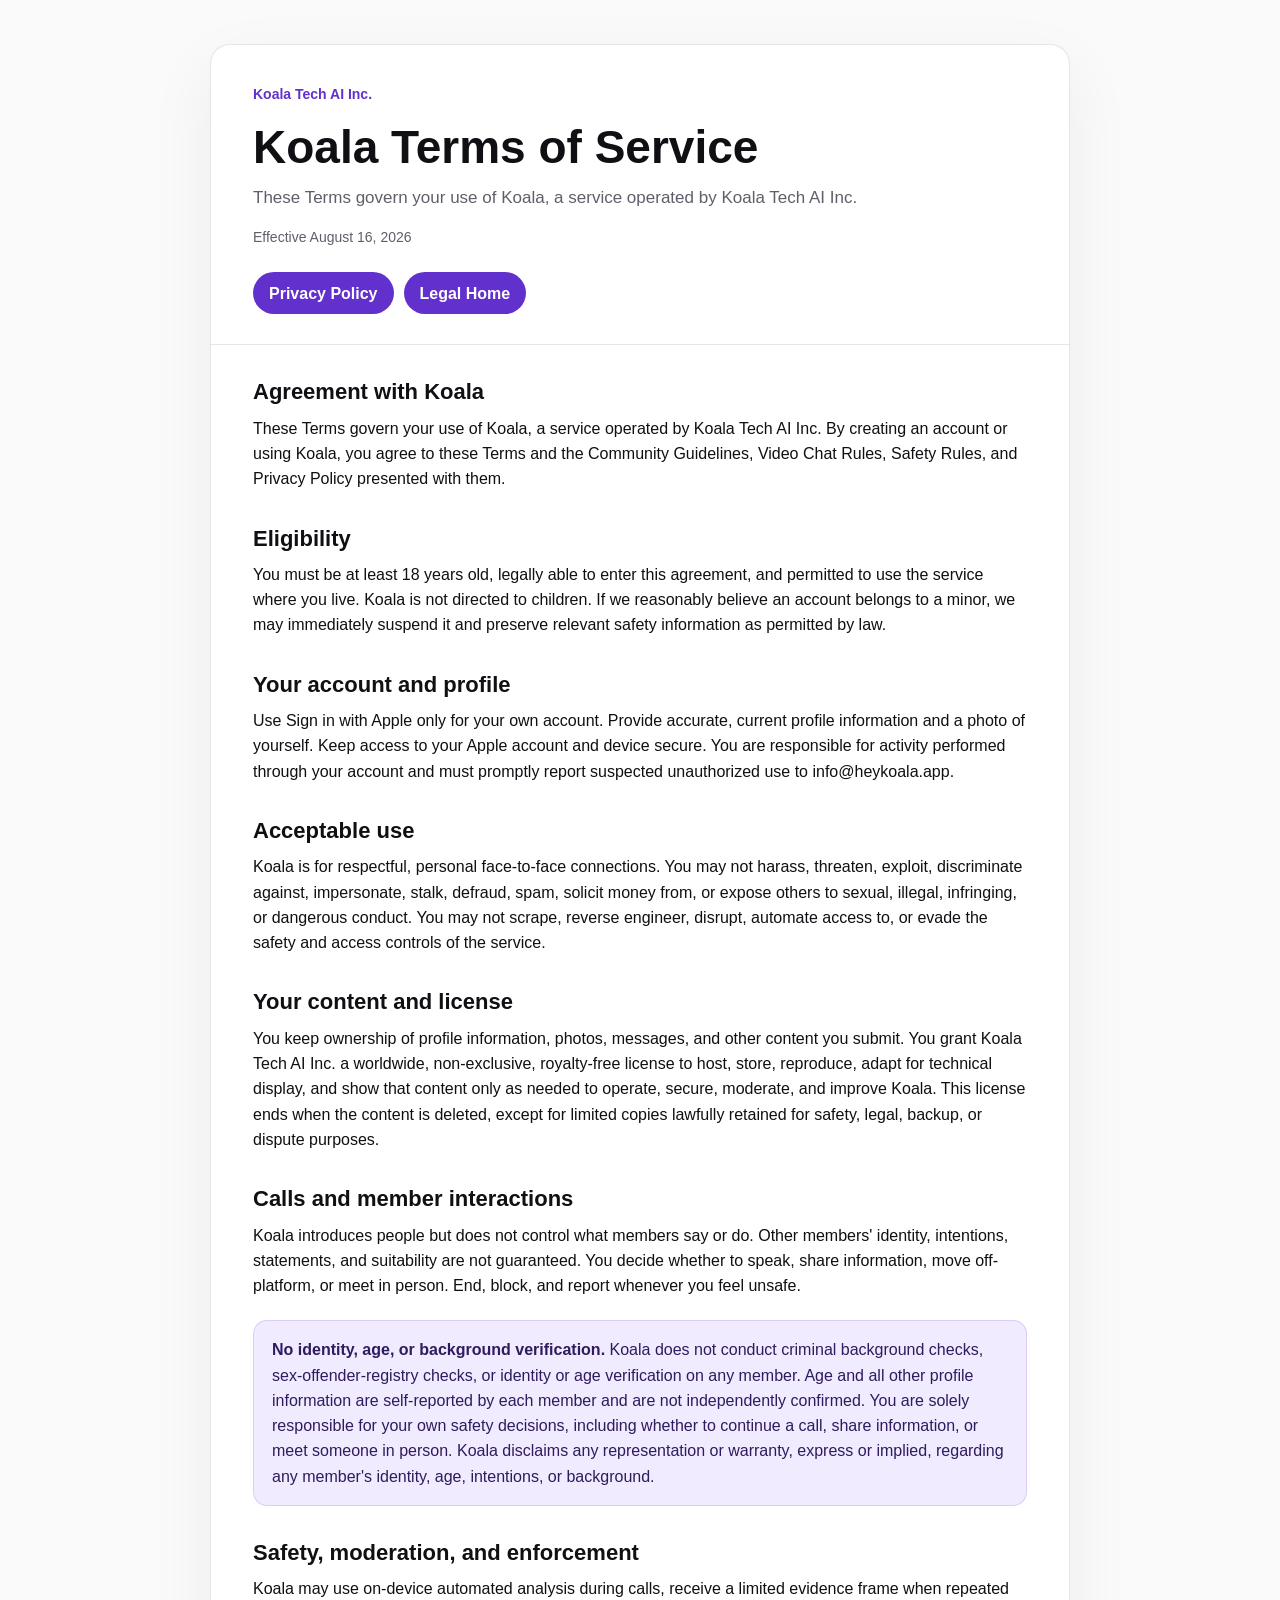
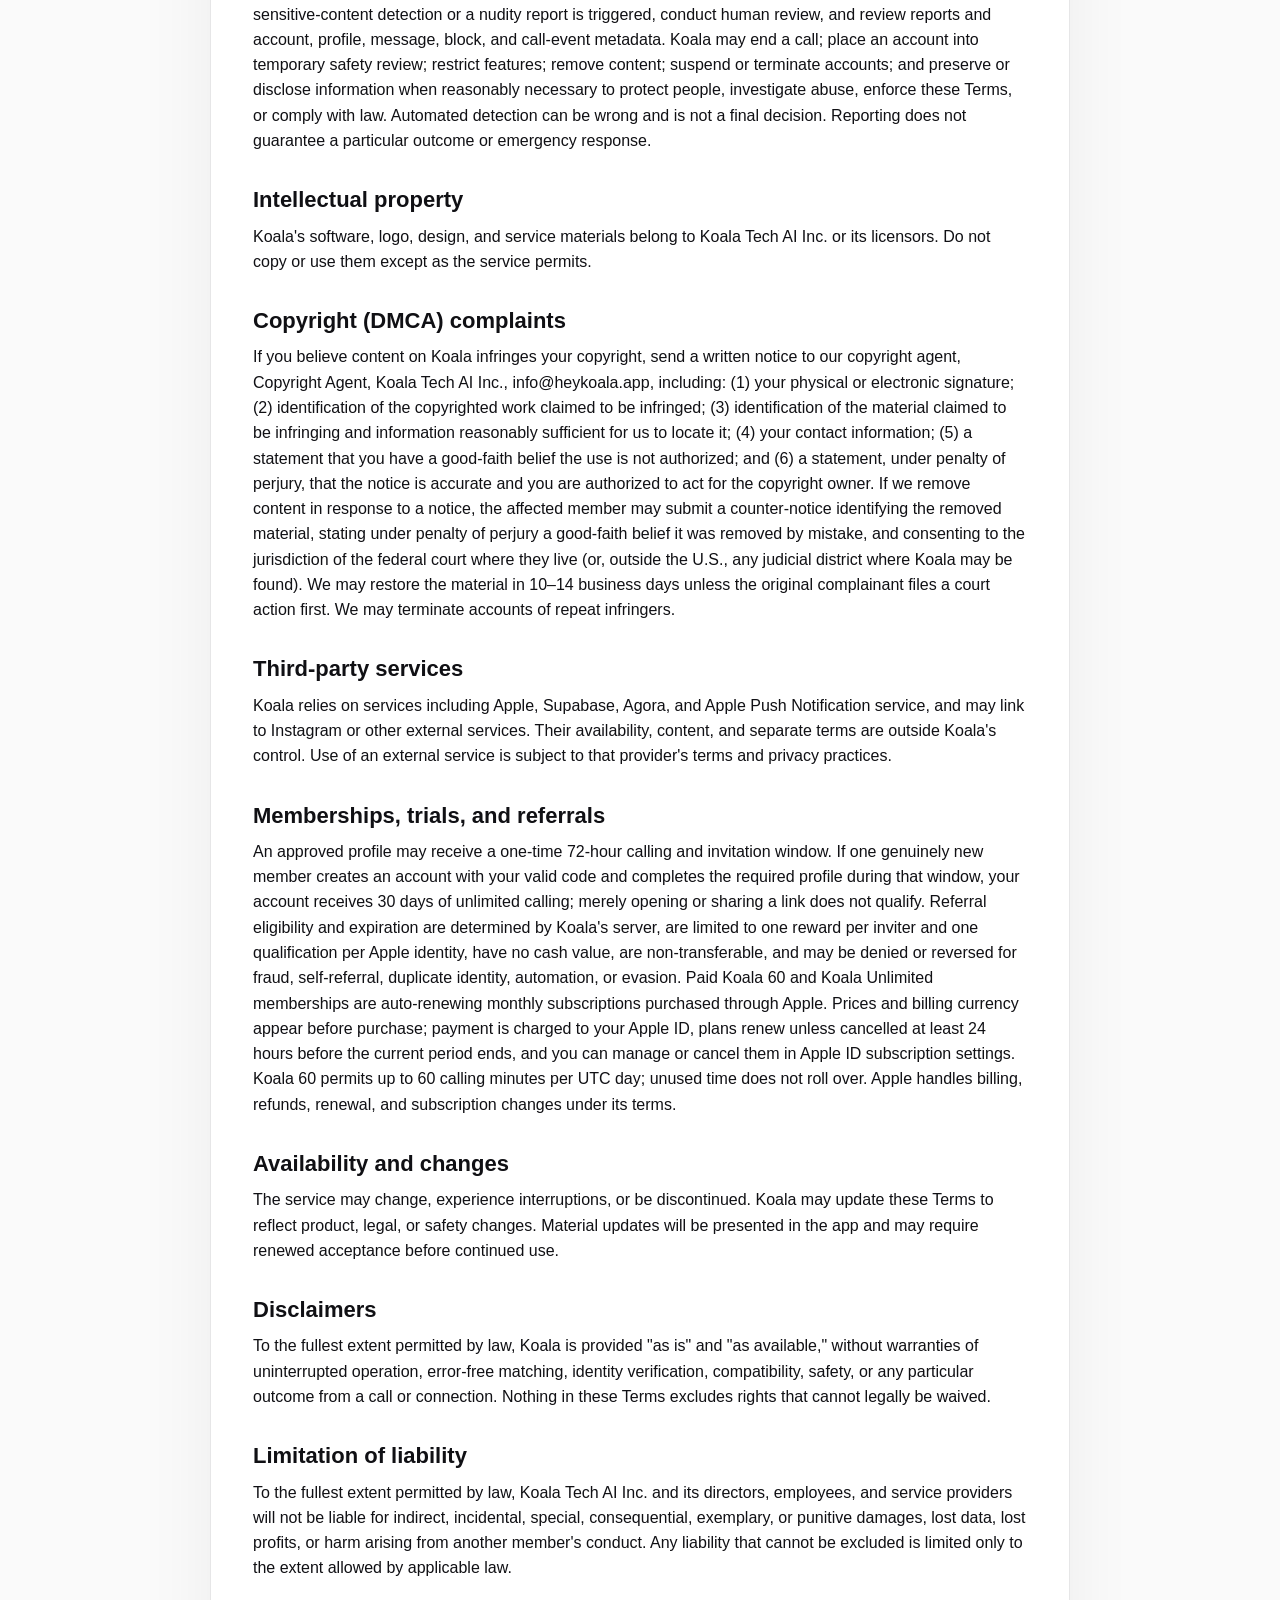
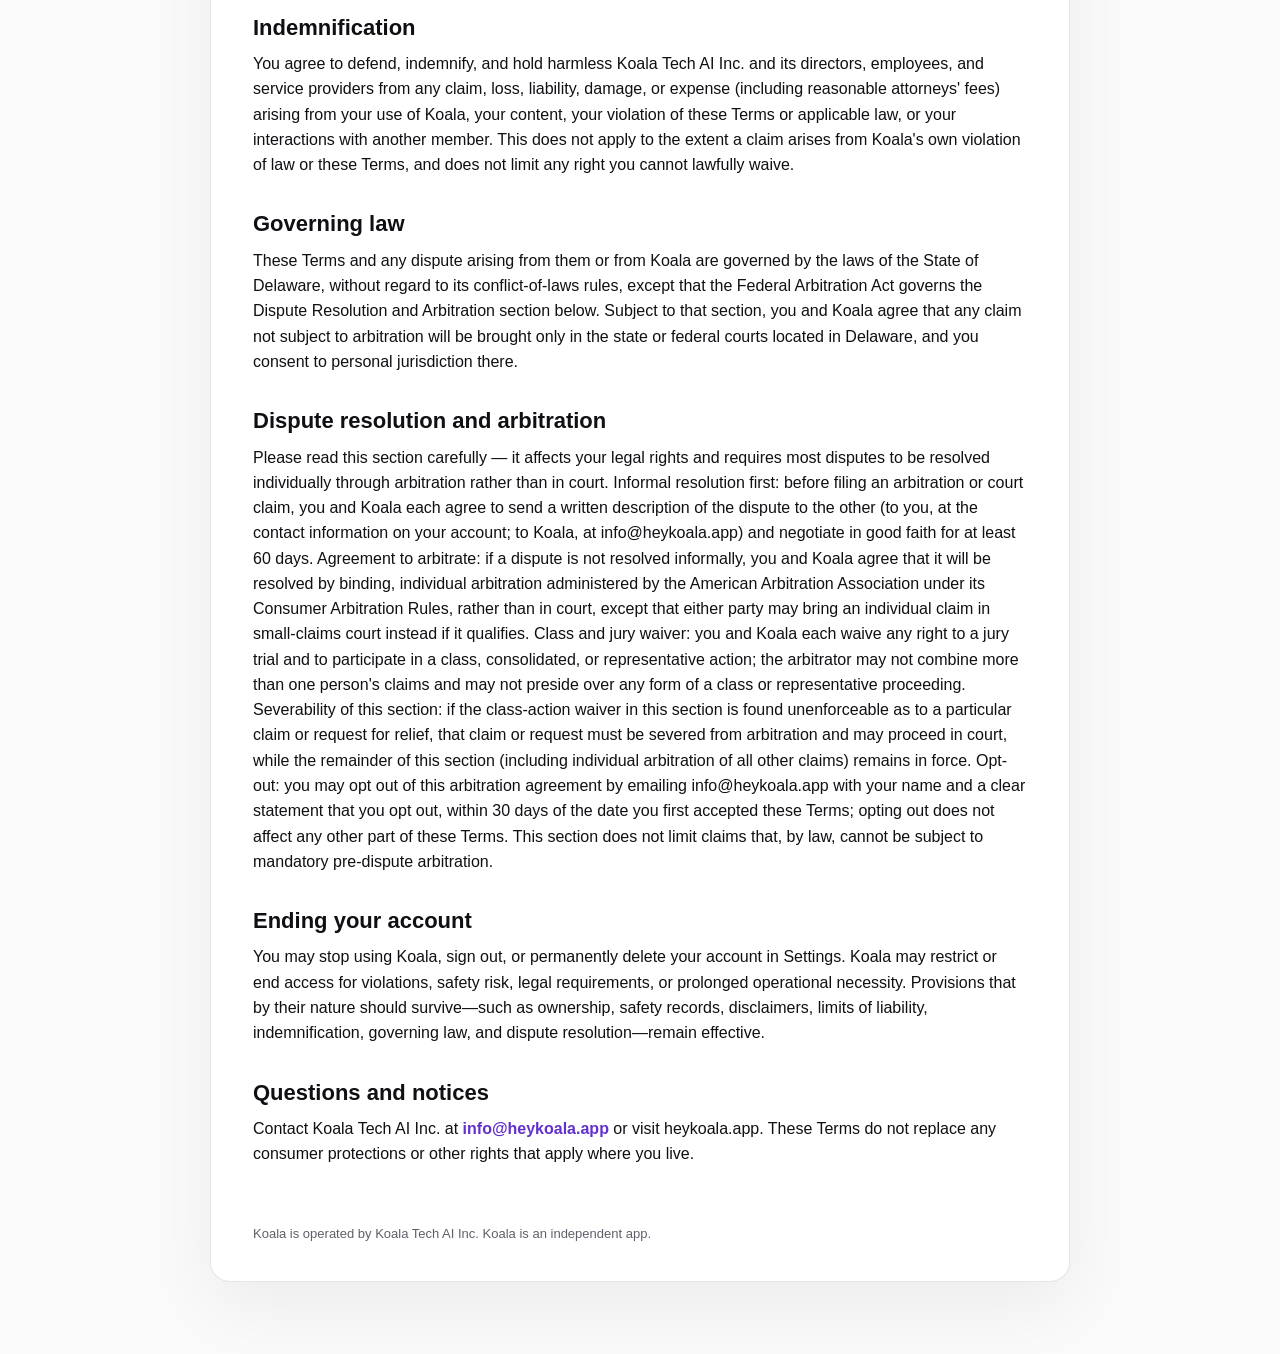
<file: koalavideo/terms/index.html>
<!doctype html>
<html lang="en">
  <head>
    <meta charset="utf-8">
    <meta name="viewport" content="width=device-width, initial-scale=1">
    <title>Koala Terms of Service</title>
    <meta name="description" content="Terms of Service for Koala by Koala Tech AI Inc.">
    <link rel="stylesheet" href="../styles.css">
  </head>
  <body>
    <div class="page">
      <div class="shell">
        <header>
          <div class="brand">Koala Tech AI Inc.</div>
          <h1>Koala Terms of Service</h1>
          <p class="lede">These Terms govern your use of Koala, a service operated by Koala Tech AI Inc.</p>
          <p class="meta">Effective August 16, 2026</p>
          <nav class="nav" aria-label="Legal pages">
            <a href="../privacy/">Privacy Policy</a>
            <a href="../">Legal Home</a>
          </nav>
        </header>

        <main>
          <h2>Agreement with Koala</h2>
          <p>These Terms govern your use of Koala, a service operated by Koala Tech AI Inc. By creating an account or using Koala, you agree to these Terms and the Community Guidelines, Video Chat Rules, Safety Rules, and Privacy Policy presented with them.</p>

          <h2>Eligibility</h2>
          <p>You must be at least 18 years old, legally able to enter this agreement, and permitted to use the service where you live. Koala is not directed to children. If we reasonably believe an account belongs to a minor, we may immediately suspend it and preserve relevant safety information as permitted by law.</p>

          <h2>Your account and profile</h2>
          <p>Use Sign in with Apple only for your own account. Provide accurate, current profile information and a photo of yourself. Keep access to your Apple account and device secure. You are responsible for activity performed through your account and must promptly report suspected unauthorized use to info@heykoala.app.</p>

          <h2>Acceptable use</h2>
          <p>Koala is for respectful, personal face-to-face connections. You may not harass, threaten, exploit, discriminate against, impersonate, stalk, defraud, spam, solicit money from, or expose others to sexual, illegal, infringing, or dangerous conduct. You may not scrape, reverse engineer, disrupt, automate access to, or evade the safety and access controls of the service.</p>

          <h2>Your content and license</h2>
          <p>You keep ownership of profile information, photos, messages, and other content you submit. You grant Koala Tech AI Inc. a worldwide, non-exclusive, royalty-free license to host, store, reproduce, adapt for technical display, and show that content only as needed to operate, secure, moderate, and improve Koala. This license ends when the content is deleted, except for limited copies lawfully retained for safety, legal, backup, or dispute purposes.</p>

          <h2>Calls and member interactions</h2>
          <p>Koala introduces people but does not control what members say or do. Other members' identity, intentions, statements, and suitability are not guaranteed. You decide whether to speak, share information, move off-platform, or meet in person. End, block, and report whenever you feel unsafe.</p>

          <div class="notice">
            <strong>No identity, age, or background verification.</strong> Koala does not conduct criminal background checks, sex-offender-registry checks, or identity or age verification on any member. Age and all other profile information are self-reported by each member and are not independently confirmed. You are solely responsible for your own safety decisions, including whether to continue a call, share information, or meet someone in person. Koala disclaims any representation or warranty, express or implied, regarding any member's identity, age, intentions, or background.
          </div>

          <h2>Safety, moderation, and enforcement</h2>
          <p>Koala may use on-device automated analysis during calls, receive a limited evidence frame when repeated sensitive-content detection or a nudity report is triggered, conduct human review, and review reports and account, profile, message, block, and call-event metadata. Koala may end a call; place an account into temporary safety review; restrict features; remove content; suspend or terminate accounts; and preserve or disclose information when reasonably necessary to protect people, investigate abuse, enforce these Terms, or comply with law. Automated detection can be wrong and is not a final decision. Reporting does not guarantee a particular outcome or emergency response.</p>

          <h2>Intellectual property</h2>
          <p>Koala's software, logo, design, and service materials belong to Koala Tech AI Inc. or its licensors. Do not copy or use them except as the service permits.</p>

          <h2>Copyright (DMCA) complaints</h2>
          <p>If you believe content on Koala infringes your copyright, send a written notice to our copyright agent, Copyright Agent, Koala Tech AI Inc., info@heykoala.app, including: (1) your physical or electronic signature; (2) identification of the copyrighted work claimed to be infringed; (3) identification of the material claimed to be infringing and information reasonably sufficient for us to locate it; (4) your contact information; (5) a statement that you have a good-faith belief the use is not authorized; and (6) a statement, under penalty of perjury, that the notice is accurate and you are authorized to act for the copyright owner. If we remove content in response to a notice, the affected member may submit a counter-notice identifying the removed material, stating under penalty of perjury a good-faith belief it was removed by mistake, and consenting to the jurisdiction of the federal court where they live (or, outside the U.S., any judicial district where Koala may be found). We may restore the material in 10–14 business days unless the original complainant files a court action first. We may terminate accounts of repeat infringers.</p>

          <h2>Third-party services</h2>
          <p>Koala relies on services including Apple, Supabase, Agora, and Apple Push Notification service, and may link to Instagram or other external services. Their availability, content, and separate terms are outside Koala's control. Use of an external service is subject to that provider's terms and privacy practices.</p>

          <h2>Memberships, trials, and referrals</h2>
          <p>An approved profile may receive a one-time 72-hour calling and invitation window. If one genuinely new member creates an account with your valid code and completes the required profile during that window, your account receives 30 days of unlimited calling; merely opening or sharing a link does not qualify. Referral eligibility and expiration are determined by Koala's server, are limited to one reward per inviter and one qualification per Apple identity, have no cash value, are non-transferable, and may be denied or reversed for fraud, self-referral, duplicate identity, automation, or evasion. Paid Koala 60 and Koala Unlimited memberships are auto-renewing monthly subscriptions purchased through Apple. Prices and billing currency appear before purchase; payment is charged to your Apple ID, plans renew unless cancelled at least 24 hours before the current period ends, and you can manage or cancel them in Apple ID subscription settings. Koala 60 permits up to 60 calling minutes per UTC day; unused time does not roll over. Apple handles billing, refunds, renewal, and subscription changes under its terms.</p>

          <h2>Availability and changes</h2>
          <p>The service may change, experience interruptions, or be discontinued. Koala may update these Terms to reflect product, legal, or safety changes. Material updates will be presented in the app and may require renewed acceptance before continued use.</p>

          <h2>Disclaimers</h2>
          <p>To the fullest extent permitted by law, Koala is provided "as is" and "as available," without warranties of uninterrupted operation, error-free matching, identity verification, compatibility, safety, or any particular outcome from a call or connection. Nothing in these Terms excludes rights that cannot legally be waived.</p>

          <h2>Limitation of liability</h2>
          <p>To the fullest extent permitted by law, Koala Tech AI Inc. and its directors, employees, and service providers will not be liable for indirect, incidental, special, consequential, exemplary, or punitive damages, lost data, lost profits, or harm arising from another member's conduct. Any liability that cannot be excluded is limited only to the extent allowed by applicable law.</p>

          <h2>Indemnification</h2>
          <p>You agree to defend, indemnify, and hold harmless Koala Tech AI Inc. and its directors, employees, and service providers from any claim, loss, liability, damage, or expense (including reasonable attorneys' fees) arising from your use of Koala, your content, your violation of these Terms or applicable law, or your interactions with another member. This does not apply to the extent a claim arises from Koala's own violation of law or these Terms, and does not limit any right you cannot lawfully waive.</p>

          <h2>Governing law</h2>
          <p>These Terms and any dispute arising from them or from Koala are governed by the laws of the State of Delaware, without regard to its conflict-of-laws rules, except that the Federal Arbitration Act governs the Dispute Resolution and Arbitration section below. Subject to that section, you and Koala agree that any claim not subject to arbitration will be brought only in the state or federal courts located in Delaware, and you consent to personal jurisdiction there.</p>

          <h2>Dispute resolution and arbitration</h2>
          <p>Please read this section carefully — it affects your legal rights and requires most disputes to be resolved individually through arbitration rather than in court. Informal resolution first: before filing an arbitration or court claim, you and Koala each agree to send a written description of the dispute to the other (to you, at the contact information on your account; to Koala, at info@heykoala.app) and negotiate in good faith for at least 60 days. Agreement to arbitrate: if a dispute is not resolved informally, you and Koala agree that it will be resolved by binding, individual arbitration administered by the American Arbitration Association under its Consumer Arbitration Rules, rather than in court, except that either party may bring an individual claim in small-claims court instead if it qualifies. Class and jury waiver: you and Koala each waive any right to a jury trial and to participate in a class, consolidated, or representative action; the arbitrator may not combine more than one person's claims and may not preside over any form of a class or representative proceeding. Severability of this section: if the class-action waiver in this section is found unenforceable as to a particular claim or request for relief, that claim or request must be severed from arbitration and may proceed in court, while the remainder of this section (including individual arbitration of all other claims) remains in force. Opt-out: you may opt out of this arbitration agreement by emailing info@heykoala.app with your name and a clear statement that you opt out, within 30 days of the date you first accepted these Terms; opting out does not affect any other part of these Terms. This section does not limit claims that, by law, cannot be subject to mandatory pre-dispute arbitration.</p>

          <h2>Ending your account</h2>
          <p>You may stop using Koala, sign out, or permanently delete your account in Settings. Koala may restrict or end access for violations, safety risk, legal requirements, or prolonged operational necessity. Provisions that by their nature should survive—such as ownership, safety records, disclaimers, limits of liability, indemnification, governing law, and dispute resolution—remain effective.</p>

          <h2>Questions and notices</h2>
          <p>Contact Koala Tech AI Inc. at <a href="mailto:info@heykoala.app">info@heykoala.app</a> or visit heykoala.app. These Terms do not replace any consumer protections or other rights that apply where you live.</p>
        </main>

        <footer>
          Koala is operated by Koala Tech AI Inc. Koala is an independent app.
        </footer>
      </div>
    </div>
  </body>
</html>
</file>
<file: herenow/styles.css>
:root {
  color-scheme: light;
  --bg: #fafafa;
  --paper: #ffffff;
  --ink: #101014;
  --muted: #5f5f6b;
  --line: rgba(16, 16, 20, 0.1);
  --accent: #6230cc;
  --accent-soft: #f0ebff;
}

* {
  box-sizing: border-box;
}

html {
  background: var(--bg);
  color: var(--ink);
  font-family: -apple-system, BlinkMacSystemFont, "SF Pro Text", "Segoe UI", sans-serif;
  line-height: 1.58;
}

body {
  margin: 0;
}

.page {
  width: min(860px, calc(100% - 32px));
  margin: 0 auto;
  padding: 44px 0 72px;
}

.shell {
  background: var(--paper);
  border: 1px solid var(--line);
  border-radius: 20px;
  box-shadow: 0 24px 70px rgba(16, 16, 20, 0.06);
  overflow: hidden;
}

header {
  padding: 38px 42px 30px;
  border-bottom: 1px solid var(--line);
}

.brand {
  color: var(--accent);
  font-size: 14px;
  font-weight: 800;
  letter-spacing: 0;
  margin-bottom: 18px;
}

h1 {
  font-size: clamp(32px, 5vw, 46px);
  line-height: 1.05;
  letter-spacing: 0;
  margin: 0 0 14px;
}

.lede {
  color: var(--muted);
  font-size: 17px;
  margin: 0;
  max-width: 680px;
}

main {
  padding: 34px 42px 44px;
}

h2 {
  font-size: 22px;
  line-height: 1.2;
  letter-spacing: 0;
  margin: 34px 0 10px;
}

h2:first-child {
  margin-top: 0;
}

p,
li {
  font-size: 16px;
}

p {
  margin: 0 0 14px;
}

ul {
  margin: 0 0 18px;
  padding-left: 22px;
}

a {
  color: var(--accent);
  font-weight: 700;
  text-decoration: none;
}

a:hover {
  text-decoration: underline;
}

.notice {
  background: var(--accent-soft);
  border: 1px solid rgba(98, 48, 204, 0.16);
  border-radius: 14px;
  color: #2f1b5d;
  margin: 22px 0 6px;
  padding: 16px 18px;
}

.meta {
  color: var(--muted);
  font-size: 14px;
  margin-top: 14px;
}

.nav {
  display: flex;
  flex-wrap: wrap;
  gap: 10px;
  margin-top: 24px;
}

.nav a {
  align-items: center;
  background: var(--accent);
  border-radius: 999px;
  color: #fff;
  display: inline-flex;
  min-height: 42px;
  padding: 0 16px;
}

footer {
  color: var(--muted);
  font-size: 13px;
  padding: 0 42px 36px;
}

@media (max-width: 640px) {
  .page {
    width: min(100% - 20px, 860px);
    padding: 18px 0 42px;
  }

  .shell {
    border-radius: 16px;
  }

  header,
  main {
    padding-left: 22px;
    padding-right: 22px;
  }

  header {
    padding-top: 28px;
  }

  footer {
    padding-left: 22px;
    padding-right: 22px;
  }
}
</file>
<file: koalavideo/styles.css>
:root {
  color-scheme: light;
  --bg: #fafafa;
  --paper: #ffffff;
  --ink: #101014;
  --muted: #5f5f6b;
  --line: rgba(16, 16, 20, 0.1);
  --accent: #6230cc;
  --accent-soft: #f0ebff;
}

* {
  box-sizing: border-box;
}

html {
  background: var(--bg);
  color: var(--ink);
  font-family: -apple-system, BlinkMacSystemFont, "SF Pro Text", "Segoe UI", sans-serif;
  line-height: 1.58;
}

body {
  margin: 0;
}

.page {
  width: min(860px, calc(100% - 32px));
  margin: 0 auto;
  padding: 44px 0 72px;
}

.shell {
  background: var(--paper);
  border: 1px solid var(--line);
  border-radius: 20px;
  box-shadow: 0 24px 70px rgba(16, 16, 20, 0.06);
  overflow: hidden;
}

header {
  padding: 38px 42px 30px;
  border-bottom: 1px solid var(--line);
}

.brand {
  color: var(--accent);
  font-size: 14px;
  font-weight: 800;
  letter-spacing: 0;
  margin-bottom: 18px;
}

h1 {
  font-size: clamp(32px, 5vw, 46px);
  line-height: 1.05;
  letter-spacing: 0;
  margin: 0 0 14px;
}

.lede {
  color: var(--muted);
  font-size: 17px;
  margin: 0;
  max-width: 680px;
}

main {
  padding: 34px 42px 44px;
}

h2 {
  font-size: 22px;
  line-height: 1.2;
  letter-spacing: 0;
  margin: 34px 0 10px;
}

h2:first-child {
  margin-top: 0;
}

p,
li {
  font-size: 16px;
}

p {
  margin: 0 0 14px;
}

ul {
  margin: 0 0 18px;
  padding-left: 22px;
}

a {
  color: var(--accent);
  font-weight: 700;
  text-decoration: none;
}

a:hover {
  text-decoration: underline;
}

.notice {
  background: var(--accent-soft);
  border: 1px solid rgba(98, 48, 204, 0.16);
  border-radius: 14px;
  color: #2f1b5d;
  margin: 22px 0 6px;
  padding: 16px 18px;
}

.meta {
  color: var(--muted);
  font-size: 14px;
  margin-top: 14px;
}

.nav {
  display: flex;
  flex-wrap: wrap;
  gap: 10px;
  margin-top: 24px;
}

.nav a {
  align-items: center;
  background: var(--accent);
  border-radius: 999px;
  color: #fff;
  display: inline-flex;
  min-height: 42px;
  padding: 0 16px;
}

footer {
  color: var(--muted);
  font-size: 13px;
  padding: 0 42px 36px;
}

@media (max-width: 640px) {
  .page {
    width: min(100% - 20px, 860px);
    padding: 18px 0 42px;
  }

  .shell {
    border-radius: 16px;
  }

  header,
  main {
    padding-left: 22px;
    padding-right: 22px;
  }

  header {
    padding-top: 28px;
  }

  footer {
    padding-left: 22px;
    padding-right: 22px;
  }
}
</file>
